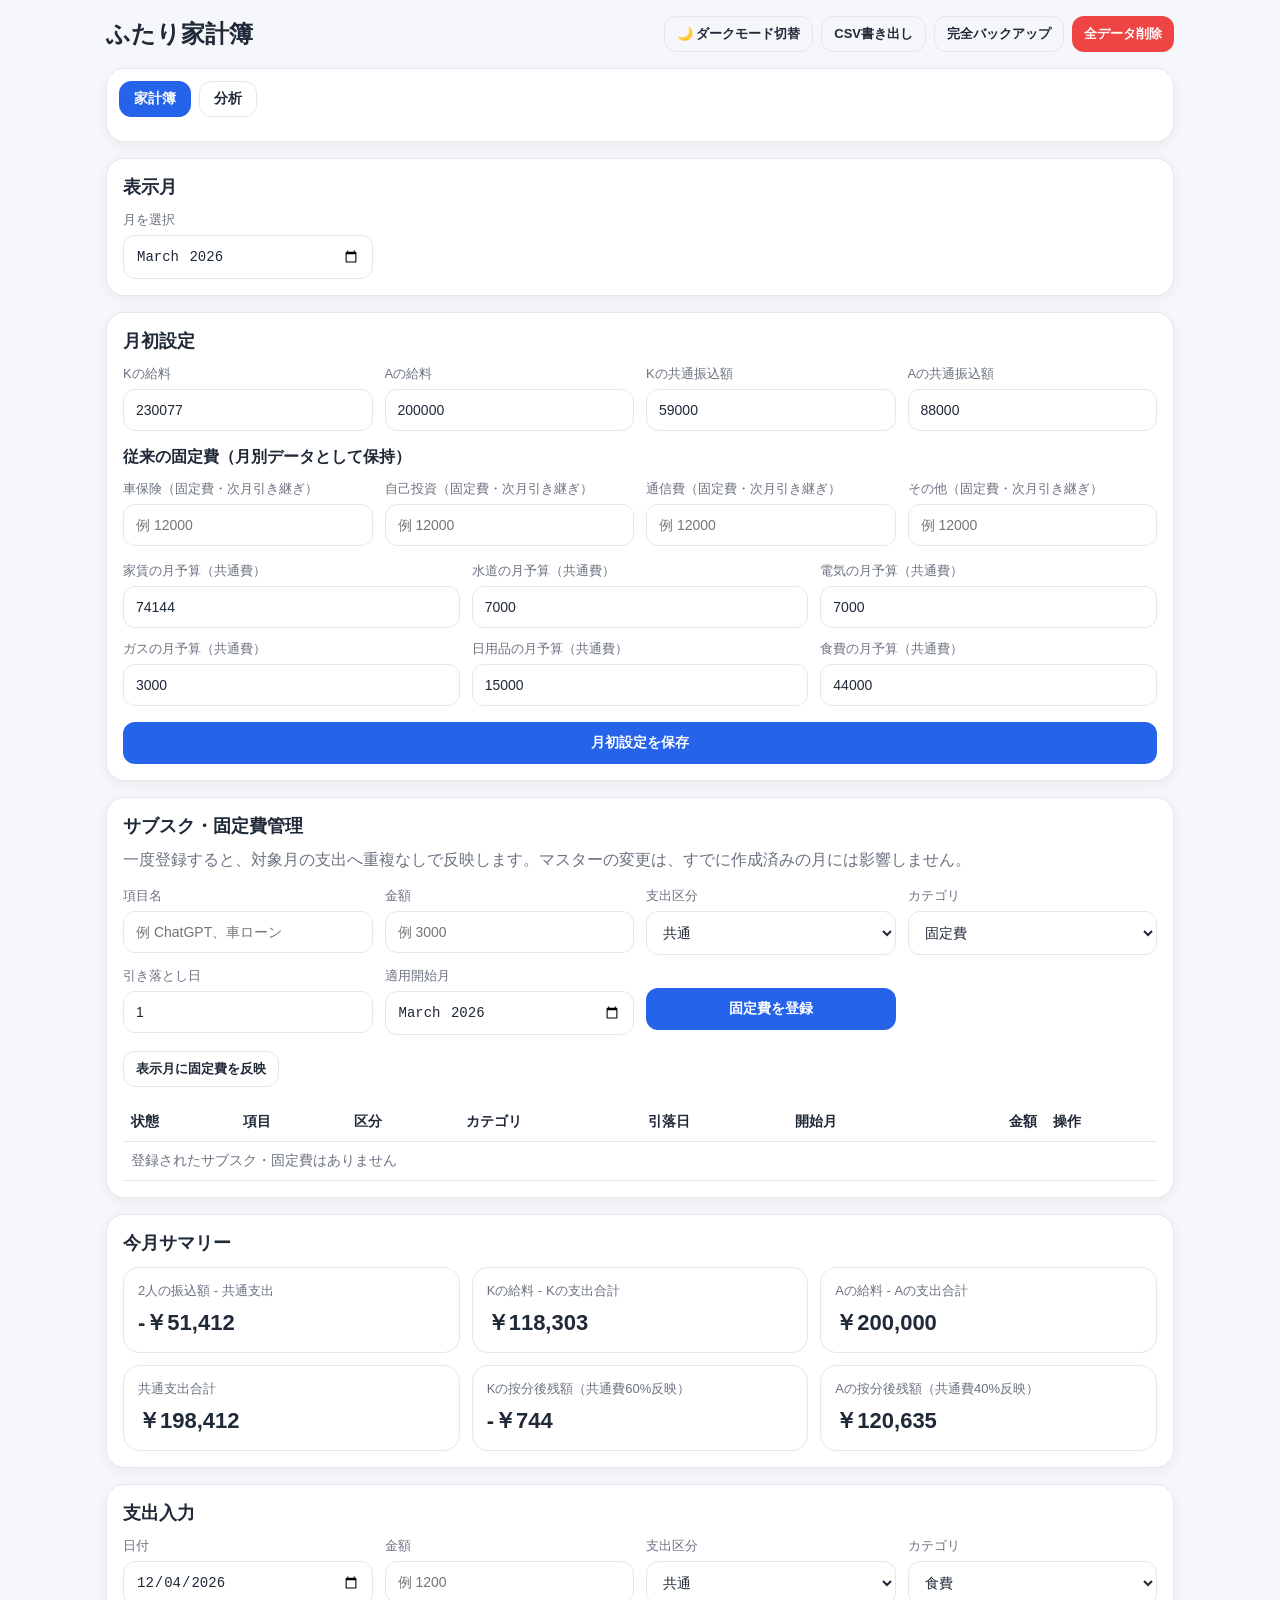
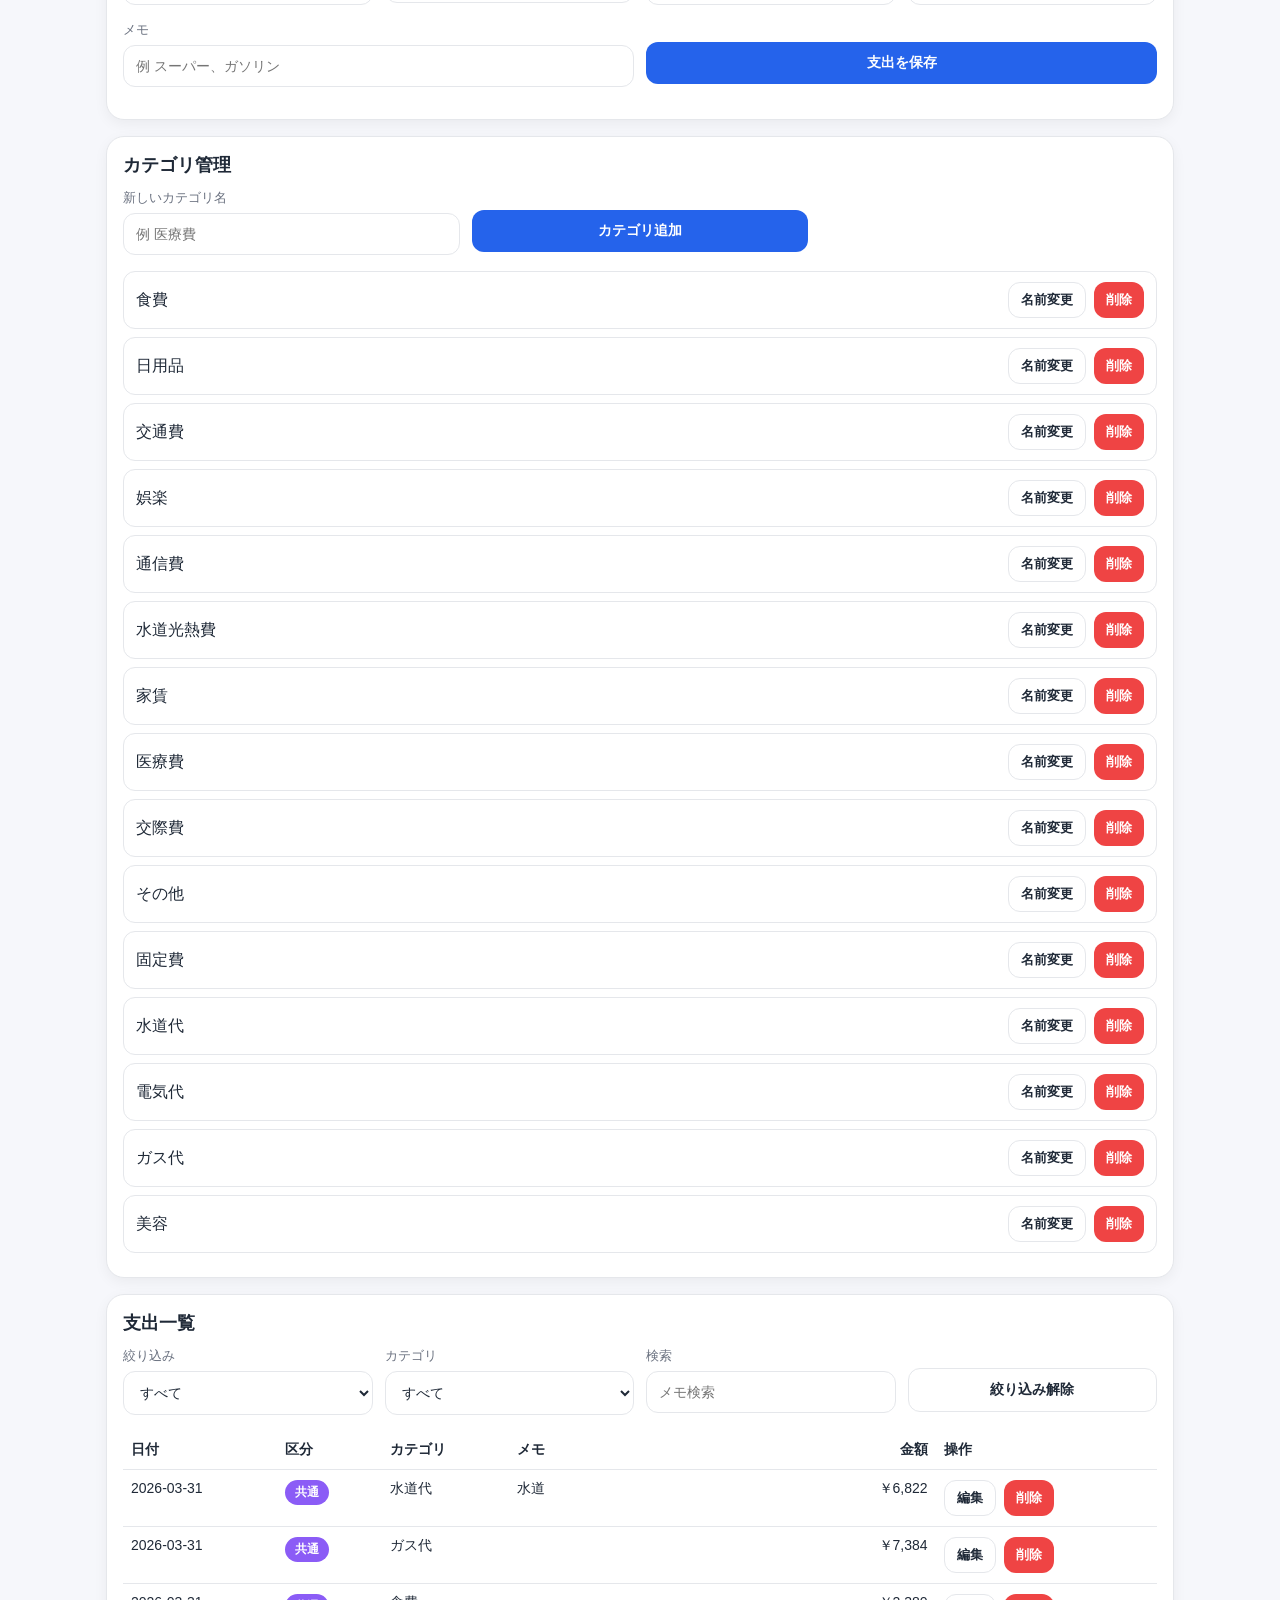
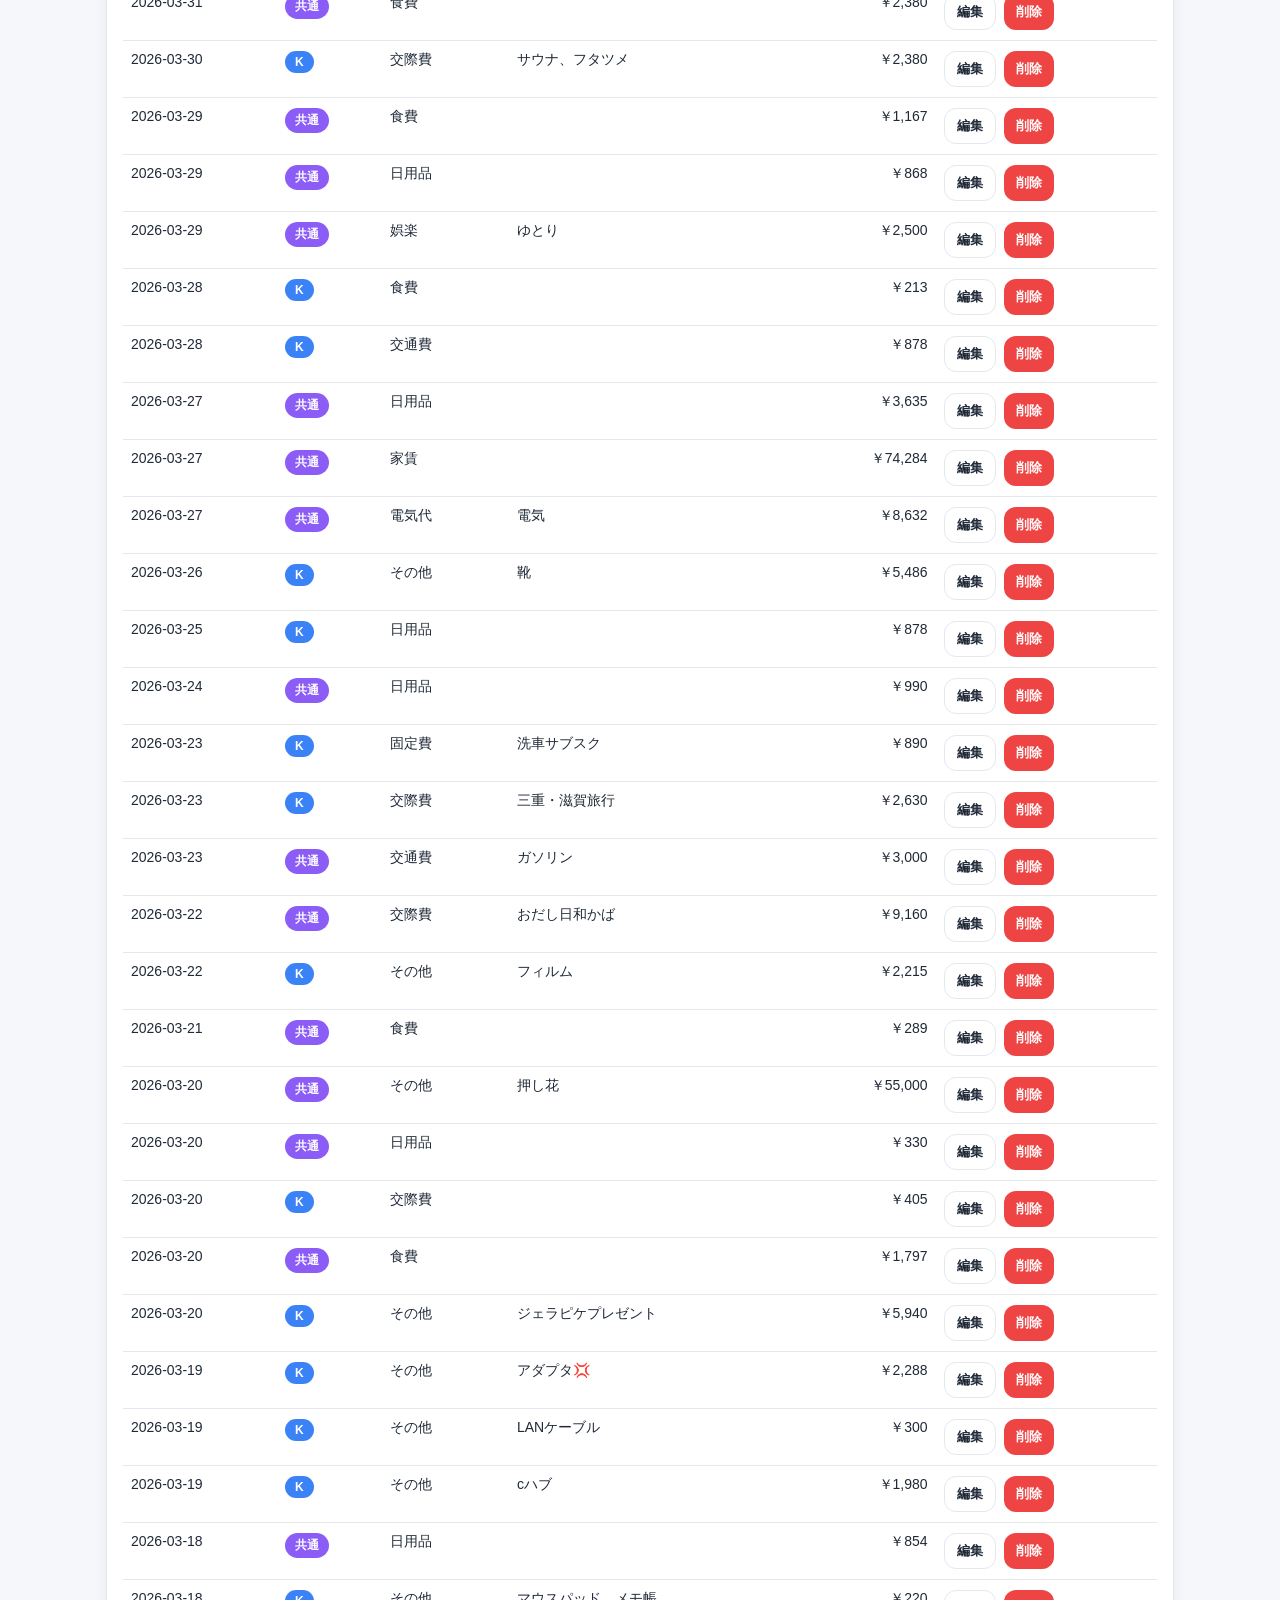
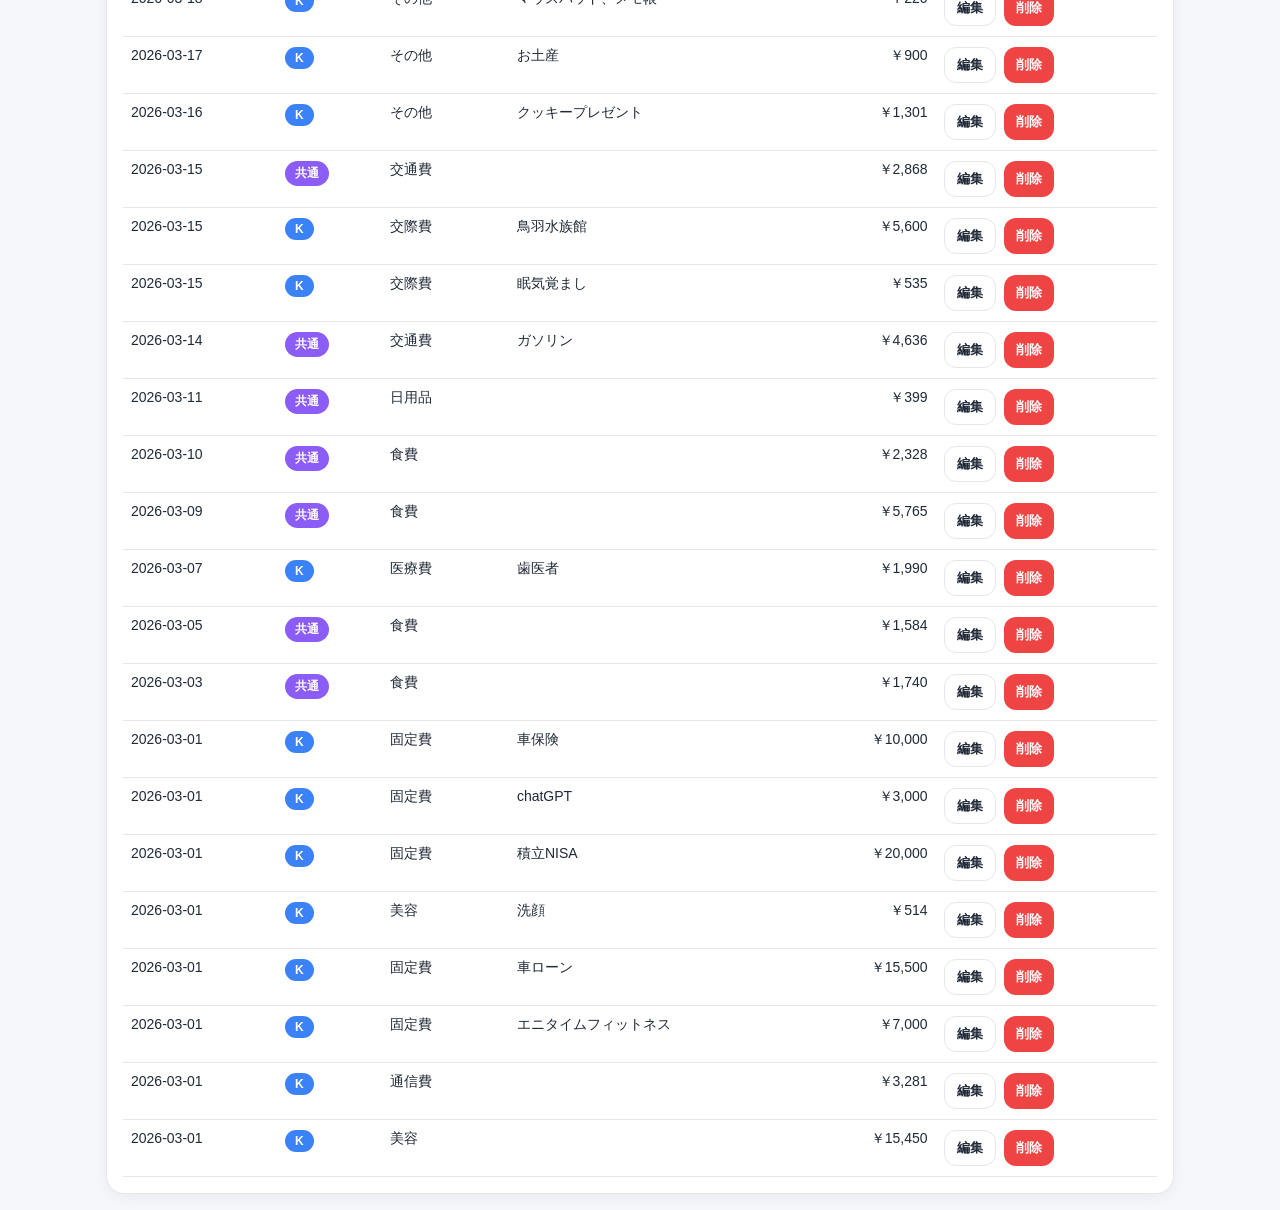
<file: index.html>
<!DOCTYPE html>
<html lang="ja">
<head>
  <meta charset="UTF-8" />
  <meta name="viewport" content="width=device-width, initial-scale=1.0" />
  <meta name="theme-color" content="#2563eb" />
  <title>ふたり家計簿</title>
  <link rel="icon" type="image/svg+xml" href="icons/app-icon.svg" />
  <link rel="apple-touch-icon" sizes="180x180" href="icons/apple-touch-icon.png" />
  <link rel="manifest" href="site.webmanifest" />
  <style>
    :root{
      --bg:#f6f7fb;
      --card:#ffffff;
      --text:#1f2937;
      --sub:#6b7280;
      --line:#e5e7eb;
      --accent:#2563eb;
      --accent2:#10b981;
      --danger:#ef4444;
      --male:#3b82f6;
      --female:#ec4899;
      --common:#8b5cf6;
    }
    body.dark{
      --bg:#0f172a;
      --card:#111827;
      --text:#f3f4f6;
      --sub:#9ca3af;
      --line:#374151;
      --accent:#60a5fa;
      --accent2:#34d399;
      --danger:#f87171;
      --male:#60a5fa;
      --female:#f472b6;
      --common:#a78bfa;
    }
    *{box-sizing:border-box}
    body{
      margin:0;
      font-family:-apple-system,BlinkMacSystemFont,"Segoe UI",Roboto,"Hiragino Sans","Noto Sans JP",sans-serif;
      background:var(--bg);
      color:var(--text);
    }
    .wrap{
      max-width:1100px;
      margin:0 auto;
      padding:16px;
    }
    .topbar{
      display:flex;
      justify-content:space-between;
      align-items:center;
      gap:12px;
      margin-bottom:16px;
      flex-wrap:wrap;
    }
    .title{
      font-size:24px;
      font-weight:700;
    }
    .row{
      display:grid;
      grid-template-columns:repeat(12,1fr);
      gap:16px;
    }
    .card{
      grid-column:span 12;
      background:var(--card);
      border:1px solid var(--line);
      border-radius:18px;
      padding:16px;
      box-shadow:0 4px 14px rgba(0,0,0,.05);
    }
    .card h2{
      margin:0 0 12px;
      font-size:18px;
    }
    .grid-2{
      display:grid;
      grid-template-columns:1fr 1fr;
      gap:12px;
    }
    .grid-3{
      display:grid;
      grid-template-columns:repeat(3,1fr);
      gap:12px;
    }
    .grid-4{
      display:grid;
      grid-template-columns:repeat(4,1fr);
      gap:12px;
    }
    label{
      display:block;
      font-size:13px;
      color:var(--sub);
      margin-bottom:6px;
    }
    input, select, button, textarea{
      width:100%;
      padding:12px;
      border:1px solid var(--line);
      border-radius:12px;
      background:var(--card);
      color:var(--text);
      font-size:14px;
    }
    textarea{min-height:80px; resize:vertical}
    button{
      cursor:pointer;
      font-weight:700;
    }
    .btn-primary{
      background:var(--accent);
      color:white;
      border:none;
    }
    .btn-sub{
      background:transparent;
    }
    .btn-danger{
      background:var(--danger);
      color:white;
      border:none;
    }
    .summary{
      display:grid;
      grid-template-columns:repeat(3,1fr);
      gap:12px;
    }
    .metric{
      border:1px solid var(--line);
      border-radius:16px;
      padding:14px;
    }
    .metric .label{
      color:var(--sub);
      font-size:13px;
      margin-bottom:8px;
    }
    .metric .value{
      font-size:22px;
      font-weight:800;
    }
    .tag{
      display:inline-block;
      padding:4px 10px;
      border-radius:999px;
      font-size:12px;
      font-weight:700;
      color:white;
    }
    .tag-common{background:var(--common)}
    .tag-male{background:var(--male)}
    .tag-female{background:var(--female)}
    .tag-recurring{background:var(--accent2);margin-left:6px}
    .status-active{color:var(--accent2);font-weight:700}
    .status-paused{color:var(--sub);font-weight:700}
    table{
      width:100%;
      border-collapse:collapse;
      font-size:14px;
    }
    th,td{
      padding:10px 8px;
      border-bottom:1px solid var(--line);
      text-align:left;
      vertical-align:top;
    }
    .actions{
      display:flex;
      gap:8px;
      flex-wrap:wrap;
    }
    .small{
      width:auto;
      padding:8px 12px;
      font-size:13px;
    }
    .muted{color:var(--sub)}
    .right{text-align:right}
    .chartbar{
      height:14px;
      background:var(--line);
      border-radius:999px;
      overflow:hidden;
      margin-top:6px;
    }
    .chartfill{
      height:100%;
      border-radius:999px;
    }
    .section-space{margin-top:16px}
    .tabs{display:flex;gap:8px;flex-wrap:wrap;margin-bottom:12px}
    .tab-btn{width:auto;padding:8px 14px}
    .tab-btn.active{background:var(--accent);color:#fff;border-color:var(--accent)}
    .pie-wrap{display:grid;grid-template-columns:repeat(auto-fit,minmax(280px,1fr));gap:16px}
    .pie-card{border:1px solid var(--line);border-radius:16px;padding:16px}
    .pie{
      width:min(240px,70vw);
      height:min(240px,70vw);
      border-radius:50%;
      margin:0 auto 14px;
      background:conic-gradient(var(--accent) 0 50%, var(--line) 50% 100%);
      border:1px solid var(--line);
    }
    .pie-title{font-size:17px;font-weight:700;margin-bottom:10px}
    .pie-summary{font-size:14px;margin-bottom:12px}
    .legend{display:grid;gap:8px}
    .legend-item{display:flex;align-items:center;justify-content:space-between;gap:10px;font-size:14px}
    .legend-label{display:flex;align-items:center;gap:8px;min-width:0}
    .legend-color{width:14px;height:14px;border-radius:4px;flex-shrink:0;border:1px solid rgba(0,0,0,.08)}
    .legend-text{white-space:nowrap;overflow:hidden;text-overflow:ellipsis}
    .section-title{font-weight:700;font-size:16px;margin-bottom:12px}
    .bar-group{display:grid;gap:14px}
    .bar-box{border:1px solid var(--line);border-radius:14px;padding:14px}
    .budget-result{font-weight:700}
    .budget-result.over{color:var(--danger)}
    .budget-result.under{color:var(--male)}
    .calendar{display:grid;grid-template-columns:repeat(7,1fr);gap:6px}
    .cal-cell{border:1px solid var(--line);border-radius:10px;padding:10px;min-height:56px;font-size:13px}
    .cal-head{font-weight:700;text-align:center;background:var(--bg)}
    .cal-mark{display:inline-block;width:8px;height:8px;border-radius:50%;background:var(--accent2);margin-left:4px}
    @media (max-width: 820px){
      .grid-2,.grid-3,.grid-4,.summary{grid-template-columns:1fr}
      .title{font-size:20px}
      table{font-size:13px}
      .hide-mobile{display:none}
      .pie-card{padding:14px}
      .legend-item{font-size:13px}
    }
  </style>
</head>
<body>
  <div class="wrap">
    <div class="topbar">
      <div class="title">ふたり家計簿</div>
      <div class="actions">
        <button class="small btn-sub" id="themeBtn">🌙 ダークモード切替</button>
        <button class="small btn-sub" id="exportBtn">CSV書き出し</button>
        <button class="small btn-sub" id="backupBtn">完全バックアップ</button>
        <button class="small btn-danger" id="resetBtn">全データ削除</button>
      </div>
    </div>

    <div class="row">
      <div class="card" style="padding:12px;" data-page="all">
        <div class="tabs">
          <button class="btn-sub tab-btn active" data-tab="ledger" id="ledgerTab">家計簿</button>
          <button class="btn-sub tab-btn" data-tab="analysis" id="analysisTab">分析</button>
        </div>
      </div>
      <div class="card" data-page="ledger">
        <h2>表示月</h2>
        <div class="grid-4">
          <div>
            <label>月を選択</label>
            <input type="month" id="monthPicker" />
          </div>
        </div>
      </div>

      <div class="card" data-page="ledger">
        <h2>月初設定</h2>
        <div class="grid-4">
          <div>
            <label>Kの給料</label>
            <input type="number" id="maleSalary" placeholder="例 300000" />
          </div>
          <div>
            <label>Aの給料</label>
            <input type="number" id="femaleSalary" placeholder="例 250000" />
          </div>
          <div>
            <label>Kの共通振込額</label>
            <input type="number" id="maleTransfer" placeholder="例 80000" />
          </div>
          <div>
            <label>Aの共通振込額</label>
            <input type="number" id="femaleTransfer" placeholder="例 50000" />
          </div>
        </div>
        <div class="section-space">
          <div class="section-title">従来の固定費（月別データとして保持）</div>
          <div id="fixedCostInputs" class="grid-4"></div>
        </div>
        <div id="commonBudgetInputs" class="grid-3 section-space"></div>
        <div class="section-space">
          <button class="btn-primary" id="saveMonthlyBtn">月初設定を保存</button>
        </div>
      </div>

      <div class="card" data-page="ledger">
        <h2>サブスク・固定費管理</h2>
        <div class="muted">一度登録すると、対象月の支出へ重複なしで反映します。マスターの変更は、すでに作成済みの月には影響しません。</div>
        <div class="grid-4 section-space">
          <div>
            <label>項目名</label>
            <input type="text" id="recurringName" placeholder="例 ChatGPT、車ローン" />
          </div>
          <div>
            <label>金額</label>
            <input type="number" id="recurringAmount" placeholder="例 3000" />
          </div>
          <div>
            <label>支出区分</label>
            <select id="recurringOwner">
              <option value="common">共通</option>
              <option value="male">K</option>
              <option value="female">A</option>
            </select>
          </div>
          <div>
            <label>カテゴリ</label>
            <select id="recurringCategory"></select>
          </div>
          <div>
            <label>引き落とし日</label>
            <input type="number" id="recurringDay" min="1" max="31" value="1" />
          </div>
          <div>
            <label>適用開始月</label>
            <input type="month" id="recurringStartMonth" />
          </div>
          <div>
            <label>&nbsp;</label>
            <button class="btn-primary" id="saveRecurringBtn">固定費を登録</button>
          </div>
          <div>
            <label>&nbsp;</label>
            <button class="btn-sub" id="cancelRecurringBtn" style="display:none">編集をキャンセル</button>
          </div>
        </div>
        <div class="actions section-space">
          <button class="small btn-sub" id="applyRecurringBtn">表示月に固定費を反映</button>
          <span class="muted" id="recurringMessage"></span>
        </div>
        <div class="section-space" style="overflow:auto">
          <table>
            <thead>
              <tr>
                <th>状態</th>
                <th>項目</th>
                <th>区分</th>
                <th>カテゴリ</th>
                <th>引落日</th>
                <th>開始月</th>
                <th class="right">金額</th>
                <th>操作</th>
              </tr>
            </thead>
            <tbody id="recurringTable"></tbody>
          </table>
        </div>
      </div>

      <div class="card" data-page="ledger">
        <h2>今月サマリー</h2>
        <div class="summary" id="summaryArea"></div>
      </div>

      <div class="card" data-page="ledger">
        <h2>支出入力</h2>
        <div class="grid-4">
          <div>
            <label>日付</label>
            <input type="date" id="date" />
          </div>
          <div>
            <label>金額</label>
            <input type="number" id="amount" placeholder="例 1200" />
          </div>
          <div>
            <label>支出区分</label>
            <select id="owner">
              <option value="common">共通</option>
              <option value="male">K</option>
              <option value="female">A</option>
            </select>
          </div>
          <div>
            <label>カテゴリ</label>
            <select id="category"></select>
          </div>
        </div>
        <div class="grid-2 section-space">
          <div>
            <label>メモ</label>
            <input type="text" id="memo" placeholder="例 スーパー、ガソリン" />
          </div>
          <div>
            <label>&nbsp;</label>
            <button class="btn-primary" id="saveTxBtn">支出を保存</button>
          </div>
        </div>
        <div class="muted section-space" id="editState"></div>
      </div>

      <div class="card" data-page="ledger">
        <h2>カテゴリ管理</h2>
        <div class="grid-3">
          <div>
            <label>新しいカテゴリ名</label>
            <input type="text" id="newCategory" placeholder="例 医療費" />
          </div>
          <div>
            <label>&nbsp;</label>
            <button class="btn-primary" id="addCategoryBtn">カテゴリ追加</button>
          </div>
          <div></div>
        </div>
        <div class="section-space" id="categoryList"></div>
      </div>

      <div class="card" data-page="analysis">
        <h2>支出グラフ分析</h2>
        <div id="chartArea"></div>
      </div>

      <div class="card" data-page="analysis">
        <h2>共通費用 目標達成分析</h2>
        <div id="budgetAnalysisArea"></div>
      </div>

      <div class="card" data-page="analysis">
        <h2>収支円グラフ（K・A・共通）</h2>
        <div id="pieArea" class="pie-wrap"></div>
      </div>

      <div class="card" data-page="analysis">
        <h2>支出カレンダー</h2>
        <div id="calendarArea"></div>
      </div>

      <div class="card" data-page="ledger">
        <h2>支出一覧</h2>
        <div class="grid-4">
          <div>
            <label>絞り込み</label>
            <select id="filterOwner">
              <option value="">すべて</option>
              <option value="common">共通</option>
              <option value="male">K</option>
              <option value="female">A</option>
            </select>
          </div>
          <div>
            <label>カテゴリ</label>
            <select id="filterCategory">
              <option value="">すべて</option>
            </select>
          </div>
          <div>
            <label>検索</label>
            <input type="text" id="searchText" placeholder="メモ検索" />
          </div>
          <div>
            <label>&nbsp;</label>
            <button class="btn-sub" id="clearFilterBtn">絞り込み解除</button>
          </div>
        </div>
        <div class="section-space" style="overflow:auto">
          <table>
            <thead>
              <tr>
                <th>日付</th>
                <th>区分</th>
                <th>カテゴリ</th>
                <th>メモ</th>
                <th class="right">金額</th>
                <th>操作</th>
              </tr>
            </thead>
            <tbody id="txTable"></tbody>
          </table>
        </div>
      </div>
    </div>
  </div>

  <script>
    const DEFAULT_CATEGORIES = ["食費","日用品","交通費","娯楽","通信費","水道光熱費","家賃","医療費","交際費","その他"];
    const COMMON_BUDGET_CATEGORIES = ["家賃","水道","電気","ガス","日用品","食費"];
    const FIXED_COST_CATEGORIES = ["車保険","自己投資","通信費","その他"];
    const FIXED_CHART_COLORS = ["#4f46e5","#0f766e","#65a30d","#ea580c","#db2777","#2563eb","#7c3aed","#0891b2","#b45309","#6b7280"];
    const CATEGORY_COLOR_MAP = {
      "食費": "#ea580c",
      "日用品": "#2563eb",
      "交通費": "#0f766e",
      "娯楽": "#db2777",
      "通信費": "#7c3aed",
      "水道光熱費": "#0891b2",
      "家賃": "#65a30d",
      "医療費": "#dc2626",
      "交際費": "#14b8a6",
      "その他": "#6b7280",
      "固定費": "#4f46e5",
      "水道代": "#0284c7",
      "電気代": "#84cc16",
      "ガス代": "#ec4899",
      "美容": "#c026d3"
    };
    const PIE_PALETTES = {
      male: ["#1d4ed8","#2563eb","#3b82f6","#60a5fa","#93c5fd","#bfdbfe"],
      female: ["#7c3aed","#8b5cf6","#a78bfa","#c4b5fd","#ddd6fe","#ede9fe"],
      common: ["#0f766e","#14b8a6","#2dd4bf","#5eead4","#99f6e4","#ccfbf1"]
    };
    const OWNER_META = {
      common: { label: "共通", color: "var(--common)", tagClass: "tag-common", share: 0 },
      male: { label: "K", color: "var(--male)", tagClass: "tag-male", share: 0.6, incomeKey: "maleSalary" },
      female: { label: "A", color: "var(--female)", tagClass: "tag-female", share: 0.4, incomeKey: "femaleSalary" }
    };
    const STORAGE_KEY = "kakeibo_app_v1";
    const RECURRING_DATA_VERSION = 2;
    const RECURRING_BACKUP_KEY = `${STORAGE_KEY}_backup_before_recurring_v2`;
    const RECOVERED_STATE_SNAPSHOTS = [
      {
        currentMonth: "2026-03",
        categories: ["食費","日用品","交通費","娯楽","通信費","水道光熱費","家賃","医療費","交際費","その他","固定費","水道代","電気代","ガス代","美容"],
        monthly: {
          "2026-03": {
            maleSalary: 230077,
            femaleSalary: 200000,
            maleTransfer: 59000,
            femaleTransfer: 88000,
            commonBudgets: {
              家賃: 74144,
              水道: 7000,
              電気: 7000,
              ガス: 3000,
              日用品: 15000,
              食費: 44000
            }
          },
          "2026-04": {
            maleSalary: 0,
            femaleSalary: 0,
            maleTransfer: 0,
            femaleTransfer: 0,
            commonBudgets: {}
          }
        },
        transactions: [
          { id: "34778a1a-61b4-41e8-8be2-ebdff5494bf5", date: "2026-03-27", month: "2026-03", amount: 74284, owner: "common", category: "家賃", memo: "" },
          { id: "501d8cff-7f11-448b-bbd2-b6c0f854aa57", date: "2026-03-27", month: "2026-03", amount: 8632, owner: "common", category: "電気代", memo: "電気" },
          { id: "0813a486-dfa2-4cea-b349-cc7918468b95", date: "2026-03-31", month: "2026-03", amount: 6822, owner: "common", category: "水道代", memo: "水道" },
          { id: "0f207459-e1be-4571-b50c-50fe76b1d4d2", date: "2026-03-01", month: "2026-03", amount: 10000, owner: "male", category: "固定費", memo: "車保険" },
          { id: "5d1ee8cb-b417-4063-831f-423221c96a09", date: "2026-03-01", month: "2026-03", amount: 15500, owner: "male", category: "固定費", memo: "車ローン" },
          { id: "37112709-561c-4b91-907f-22e20cf0d64c", date: "2026-03-23", month: "2026-03", amount: 890, owner: "male", category: "固定費", memo: "洗車サブスク" },
          { id: "87400900-5c18-4571-ab2e-9d874a761088", date: "2026-03-01", month: "2026-03", amount: 7000, owner: "male", category: "固定費", memo: "エニタイムフィットネス" },
          { id: "2e0ec5ff-61c0-4962-9ffb-1990b883ac1f", date: "2026-03-01", month: "2026-03", amount: 3000, owner: "male", category: "固定費", memo: "chatGPT" },
          { id: "55a6cea9-1d13-4f4a-85a6-94a878f07d93", date: "2026-03-01", month: "2026-03", amount: 20000, owner: "male", category: "固定費", memo: "積立NISA" },
          { id: "67adee19-296a-4894-ac93-e8f234bc98d1", date: "2026-03-21", month: "2026-03", amount: 289, owner: "common", category: "食費", memo: "" },
          { id: "617115ea-f1e4-458d-bc96-dde1f80ef140", date: "2026-03-20", month: "2026-03", amount: 405, owner: "male", category: "交際費", memo: "" },
          { id: "d5266fbd-6a0a-4ec6-b168-f602abf0277e", date: "2026-03-17", month: "2026-03", amount: 900, owner: "male", category: "その他", memo: "お土産" },
          { id: "a532055c-f0c9-4862-824d-069ed627c0f8", date: "2026-03-19", month: "2026-03", amount: 300, owner: "male", category: "その他", memo: "LANケーブル" },
          { id: "a3175853-f5f4-43c9-aa0d-8fa3e0e02406", date: "2026-03-01", month: "2026-03", amount: 3281, owner: "male", category: "通信費", memo: "" },
          { id: "88171b6e-8576-4374-86d3-67329b76c091", date: "2026-03-19", month: "2026-03", amount: 2288, owner: "male", category: "その他", memo: "アダプタ💢" },
          { id: "ee45baf3-d5a6-4319-ad59-311ad64f0b9d", date: "2026-03-20", month: "2026-03", amount: 5940, owner: "male", category: "その他", memo: "ジェラピケプレゼント" },
          { id: "3e4d53cc-90f1-4723-b465-c790428ce2e3", date: "2026-03-20", month: "2026-03", amount: 330, owner: "common", category: "日用品", memo: "" },
          { id: "20564778-0691-4883-977c-034e7088207f", date: "2026-03-20", month: "2026-03", amount: 55000, owner: "common", category: "その他", memo: "押し花" },
          { id: "d4be5069-1919-46d3-a0af-9f4d6c55b405", date: "2026-03-11", month: "2026-03", amount: 399, owner: "common", category: "日用品", memo: "" },
          { id: "a63cf998-38d1-49cd-afc1-78169a3e89d1", date: "2026-03-10", month: "2026-03", amount: 2328, owner: "common", category: "食費", memo: "" },
          { id: "c319ff15-e0ba-40e4-ad1f-32d952f29280", date: "2026-03-20", month: "2026-03", amount: 1797, owner: "common", category: "食費", memo: "" },
          { id: "7f545884-28e7-4a65-ad58-94b395c7bbf0", date: "2026-03-18", month: "2026-03", amount: 220, owner: "male", category: "その他", memo: "マウスパッド、メモ帳" },
          { id: "48967a6f-4c48-4bfc-9eec-569a3254702e", date: "2026-03-18", month: "2026-03", amount: 854, owner: "common", category: "日用品", memo: "" },
          { id: "40d9d187-728c-442c-b8fe-e7d294c38cd4", date: "2026-03-09", month: "2026-03", amount: 5765, owner: "common", category: "食費", memo: "" },
          { id: "1a01ee2f-463b-4d43-a36f-e66c5074fc13", date: "2026-03-22", month: "2026-03", amount: 9160, owner: "common", category: "交際費", memo: "おだし日和かば" },
          { id: "147059e1-225b-4dc9-85e9-50dda19129d3", date: "2026-03-16", month: "2026-03", amount: 1301, owner: "male", category: "その他", memo: "クッキープレゼント" },
          { id: "6a53de93-767f-4885-a001-a9143b0b512c", date: "2026-03-23", month: "2026-03", amount: 3000, owner: "common", category: "交通費", memo: "ガソリン" },
          { id: "564ec1aa-175e-4499-8339-eef0be02180e", date: "2026-03-23", month: "2026-03", amount: 2630, owner: "male", category: "交際費", memo: "三重・滋賀旅行" },
          { id: "39bbe4d9-2698-41b7-86b2-279d86a4365a", date: "2026-03-15", month: "2026-03", amount: 5600, owner: "male", category: "交際費", memo: "鳥羽水族館" },
          { id: "3ce64d60-89bc-45d4-bfb7-2953599388fb", date: "2026-03-15", month: "2026-03", amount: 535, owner: "male", category: "交際費", memo: "眠気覚まし" },
          { id: "95b509ad-a97f-41cb-82a9-08361ee982e8", date: "2026-03-14", month: "2026-03", amount: 4636, owner: "common", category: "交通費", memo: "ガソリン" },
          { id: "16509369-a998-492e-9cca-2eca431f5dec", date: "2026-03-15", month: "2026-03", amount: 2868, owner: "common", category: "交通費", memo: "" },
          { id: "d24523a4-cd82-49c7-9772-1d7f83bb533b", date: "2026-03-01", month: "2026-03", amount: 15450, owner: "male", category: "美容", memo: "" },
          { id: "5bf15d53-2782-4e5b-b947-d2f8df17fa5f", date: "2026-03-01", month: "2026-03", amount: 514, owner: "male", category: "美容", memo: "洗顔" },
          { id: "d7dc04df-e7b2-4bb6-83a6-72238f745101", date: "2026-03-03", month: "2026-03", amount: 1740, owner: "common", category: "食費", memo: "" },
          { id: "c97cefa4-e212-4b97-b38c-ca4ee864989e", date: "2026-03-05", month: "2026-03", amount: 1584, owner: "common", category: "食費", memo: "" },
          { id: "4d2df9fb-8205-4696-aa99-294a312c8fc3", date: "2026-03-07", month: "2026-03", amount: 1990, owner: "male", category: "医療費", memo: "歯医者" },
          { id: "4ebf095f-3c74-4670-8bab-f58535e593ab", date: "2026-03-24", month: "2026-03", amount: 990, owner: "common", category: "日用品", memo: "" },
          { id: "10f943a5-dd3a-46e4-8c28-5989b1ab3297", date: "2026-03-27", month: "2026-03", amount: 3635, owner: "common", category: "日用品", memo: "" },
          { id: "9cf982ff-cb5a-4564-af4a-3fe931e34ccc", date: "2026-03-28", month: "2026-03", amount: 213, owner: "male", category: "食費", memo: "" },
          { id: "c79df919-1c05-41ab-8530-3f3e8b8299a0", date: "2026-03-28", month: "2026-03", amount: 878, owner: "male", category: "交通費", memo: "" },
          { id: "08769888-635a-4860-ab92-8694b734f966", date: "2026-03-25", month: "2026-03", amount: 878, owner: "male", category: "日用品", memo: "" },
          { id: "b584f18d-04b1-4c02-86cb-10ef56c22e17", date: "2026-03-19", month: "2026-03", amount: 1980, owner: "male", category: "その他", memo: "cハブ" },
          { id: "ec5e6fb2-6b31-4bf9-8335-55645189987c", date: "2026-03-22", month: "2026-03", amount: 2215, owner: "male", category: "その他", memo: "フィルム" },
          { id: "46713bb4-8b49-4e64-b8a1-0b15d9bb1065", date: "2026-03-26", month: "2026-03", amount: 5486, owner: "male", category: "その他", memo: "靴" },
          { id: "127dda51-ac58-4b23-8159-15b847c02b04", date: "2026-03-29", month: "2026-03", amount: 1167, owner: "common", category: "食費", memo: "" },
          { id: "a5981709-638b-47b6-9ec2-e163a829bedb", date: "2026-03-29", month: "2026-03", amount: 2500, owner: "common", category: "娯楽", memo: "ゆとり" },
          { id: "a472fed3-3591-4623-88a4-f77518c67169", date: "2026-03-29", month: "2026-03", amount: 868, owner: "common", category: "日用品", memo: "" },
          { id: "c7059ba1-ac95-48c4-950b-afae17b3d4eb", date: "2026-03-30", month: "2026-03", amount: 2380, owner: "male", category: "交際費", memo: "サウナ、フタツメ" },
          { id: "ef04f7f1-6ae1-4822-a90e-0ccfd1050f14", date: "2026-03-31", month: "2026-03", amount: 2380, owner: "common", category: "食費", memo: "" },
          { id: "7e650726-19a5-41ec-a978-322c1d04271b", date: "2026-03-31", month: "2026-03", amount: 7384, owner: "common", category: "ガス代", memo: "" }
        ]
      }
    ];

    const state = loadState();
    let editingId = null;
    let editingRecurringId = null;

    const els = {
      monthPicker: document.getElementById("monthPicker"),
      maleSalary: document.getElementById("maleSalary"),
      femaleSalary: document.getElementById("femaleSalary"),
      maleTransfer: document.getElementById("maleTransfer"),
      femaleTransfer: document.getElementById("femaleTransfer"),
      saveMonthlyBtn: document.getElementById("saveMonthlyBtn"),
      fixedCostInputs: document.getElementById("fixedCostInputs"),
      commonBudgetInputs: document.getElementById("commonBudgetInputs"),
      date: document.getElementById("date"),
      amount: document.getElementById("amount"),
      owner: document.getElementById("owner"),
      category: document.getElementById("category"),
      memo: document.getElementById("memo"),
      saveTxBtn: document.getElementById("saveTxBtn"),
      recurringName: document.getElementById("recurringName"),
      recurringAmount: document.getElementById("recurringAmount"),
      recurringOwner: document.getElementById("recurringOwner"),
      recurringCategory: document.getElementById("recurringCategory"),
      recurringDay: document.getElementById("recurringDay"),
      recurringStartMonth: document.getElementById("recurringStartMonth"),
      saveRecurringBtn: document.getElementById("saveRecurringBtn"),
      cancelRecurringBtn: document.getElementById("cancelRecurringBtn"),
      applyRecurringBtn: document.getElementById("applyRecurringBtn"),
      recurringMessage: document.getElementById("recurringMessage"),
      recurringTable: document.getElementById("recurringTable"),
      txTable: document.getElementById("txTable"),
      summaryArea: document.getElementById("summaryArea"),
      filterOwner: document.getElementById("filterOwner"),
      filterCategory: document.getElementById("filterCategory"),
      searchText: document.getElementById("searchText"),
      clearFilterBtn: document.getElementById("clearFilterBtn"),
      addCategoryBtn: document.getElementById("addCategoryBtn"),
      newCategory: document.getElementById("newCategory"),
      categoryList: document.getElementById("categoryList"),
      chartArea: document.getElementById("chartArea"),
      budgetAnalysisArea: document.getElementById("budgetAnalysisArea"),
      pieArea: document.getElementById("pieArea"),
      calendarArea: document.getElementById("calendarArea"),
      exportBtn: document.getElementById("exportBtn"),
      backupBtn: document.getElementById("backupBtn"),
      resetBtn: document.getElementById("resetBtn"),
      themeBtn: document.getElementById("themeBtn"),
      editState: document.getElementById("editState"),
      pageCards: [...document.querySelectorAll("[data-page]")],
      tabButtons: [...document.querySelectorAll(".tab-btn")]
    };

    init();

    function init(){
      const month = state.currentMonth || getCurrentMonthKey();
      state.currentMonth = month;
      els.monthPicker.value = month;
      els.date.value = getTodayDateKey();

      applyTheme();
      renderCategoryOptions();
      renderFilterCategoryOptions();
      renderRecurringCategoryOptions();
      renderFixedCostInputs();
      renderBudgetInputs();
      loadMonthlyInputs();
      resetRecurringForm();
      applyRecurringForCurrentCalendarMonth();
      renderAll();
      setPage(state.currentPage || "ledger");

      els.monthPicker.addEventListener("change", () => {
        state.currentMonth = els.monthPicker.value;
        saveState();
        loadMonthlyInputs();
        if(state.currentMonth === getCurrentMonthKey()){
          applyRecurringForCurrentCalendarMonth();
        }
        renderAll();
      });

      els.saveMonthlyBtn.addEventListener("click", saveMonthlyData);
      els.saveTxBtn.addEventListener("click", saveTransaction);
      els.filterOwner.addEventListener("change", renderTransactions);
      els.filterCategory.addEventListener("change", renderTransactions);
      els.searchText.addEventListener("input", renderTransactions);
      els.clearFilterBtn.addEventListener("click", () => {
        els.filterOwner.value = "";
        els.filterCategory.value = "";
        els.searchText.value = "";
        renderTransactions();
      });
      els.addCategoryBtn.addEventListener("click", addCategory);
      els.saveRecurringBtn.addEventListener("click", saveRecurringItem);
      els.cancelRecurringBtn.addEventListener("click", resetRecurringForm);
      els.applyRecurringBtn.addEventListener("click", () => {
        const added = ensureRecurringTransactions(state.currentMonth, true);
        setRecurringMessage(added ? `${added}件を表示月へ反映しました` : "追加対象はありません");
        renderAll();
      });
      els.exportBtn.addEventListener("click", exportCSV);
      els.backupBtn.addEventListener("click", exportJSONBackup);
      els.resetBtn.addEventListener("click", resetAll);
      els.themeBtn.addEventListener("click", toggleTheme);
      els.tabButtons.forEach(btn => {
        btn.addEventListener("click", () => setPage(btn.dataset.tab));
      });
    }

    function loadState(){
      const fallback = {
        currentMonth: "",
        categories: [...DEFAULT_CATEGORIES],
        monthly: {},
        transactions: [],
        recurringItems: [],
        recurringSkips: {},
        dataVersion: RECURRING_DATA_VERSION,
        theme: "light",
        currentPage: "ledger"
      };
      const candidates = [];
      const raw = localStorage.getItem(STORAGE_KEY);
      if(raw){
        let parsed = null;
        try{
          parsed = JSON.parse(raw);
        }catch(e){}
        if(parsed){
          if(Number(parsed.dataVersion || 0) < RECURRING_DATA_VERSION){
            try{
              if(!localStorage.getItem(RECURRING_BACKUP_KEY)){
                localStorage.setItem(RECURRING_BACKUP_KEY, raw);
              }
            }catch(e){}
          }
          candidates.push(parsed);
        }
      }
      candidates.push(...collectLegacyStateCandidates());
      const normalized = candidates.length
        ? normalizeState(mergeStateCandidates([fallback, ...candidates]))
        : normalizeState(fallback);
      const recovered = applyRecoveredSnapshots(normalized);
      localStorage.setItem(STORAGE_KEY, JSON.stringify(recovered));
      return recovered;
    }

    function collectLegacyStateCandidates(){
      const candidates = [];
      for(let i = 0; i < localStorage.length; i++){
        const key = localStorage.key(i);
        if(!key || key === STORAGE_KEY) continue;
        if(key.startsWith(`${STORAGE_KEY}_backup_`)) continue;
        const lowerKey = key.toLowerCase();
        const raw = localStorage.getItem(key);
        if(!raw || !/^\s*[\[{]/.test(raw)) continue;
        try{
          const parsed = JSON.parse(raw);
          if(looksLikeKakeiboState(parsed, lowerKey)){
            candidates.push(parsed);
          }
        }catch(e){}
      }
      return candidates;
    }

    function looksLikeKakeiboState(value, key = ""){
      if(!value || typeof value !== "object") return false;
      if(Array.isArray(value.transactions) || value.monthly || Array.isArray(value.categories)) return true;
      if(key.includes("kakeibo")) return true;
      return Object.keys(value).some(entryKey => {
        return Boolean(normalizeMonthKey(entryKey))
          || ["maleSalary","femaleSalary","maleTransfer","femaleTransfer","commonBudgets","fixedCosts"].includes(entryKey);
      });
    }

    function mergeStateCandidates(candidates){
      return candidates.reduce((merged, candidate) => mergeSingleState(merged, candidate), {
        currentMonth: "",
        categories: [],
        monthly: {},
        transactions: [],
        recurringItems: [],
        recurringSkips: {},
        dataVersion: RECURRING_DATA_VERSION,
        theme: "light",
        currentPage: "ledger"
      });
    }

    function mergeSingleState(base, candidate){
      const merged = base && typeof base === "object" ? {...base} : {};
      const source = candidate && typeof candidate === "object" ? candidate : {};
      const legacyMonthly = extractLegacyMonthlyEntries(source);

      merged.categories = [
        ...(Array.isArray(merged.categories) ? merged.categories : []),
        ...(Array.isArray(source.categories) ? source.categories : [])
      ];
      merged.transactions = [
        ...(Array.isArray(merged.transactions) ? merged.transactions : []),
        ...(Array.isArray(source.transactions) ? source.transactions : [])
      ];
      merged.recurringItems = [
        ...(Array.isArray(merged.recurringItems) ? merged.recurringItems : []),
        ...(Array.isArray(source.recurringItems) ? source.recurringItems : [])
      ];
      merged.recurringSkips = mergeRecurringSkipMaps(merged.recurringSkips, source.recurringSkips);
      merged.monthly = {
        ...(merged.monthly && typeof merged.monthly === "object" ? merged.monthly : {}),
        ...(source.monthly && typeof source.monthly === "object" ? source.monthly : {}),
        ...legacyMonthly
      };
      if(!merged.currentMonth && source.currentMonth) merged.currentMonth = source.currentMonth;
      if(merged.theme !== "dark" && source.theme === "dark") merged.theme = "dark";
      if(merged.currentPage !== "analysis" && source.currentPage === "analysis") merged.currentPage = "analysis";
      merged.dataVersion = Math.max(Number(merged.dataVersion || 0), Number(source.dataVersion || 0), RECURRING_DATA_VERSION);
      return merged;
    }

    function extractLegacyMonthlyEntries(source){
      const monthly = {};
      if(!source || typeof source !== "object") return monthly;
      Object.keys(source).forEach(key => {
        const monthKey = normalizeMonthKey(key);
        if(!monthKey) return;
        monthly[monthKey] = mergeMonthData(monthly[monthKey], source[key]);
      });
      return monthly;
    }

    function normalizeState(rawState){
      const normalized = rawState && typeof rawState === "object" ? rawState : {};
      normalized.categories = Array.isArray(normalized.categories) && normalized.categories.length
        ? [...new Set(normalized.categories.map(cat => String(cat || "").trim()).filter(Boolean))]
        : [...DEFAULT_CATEGORIES];
      normalized.transactions = Array.isArray(normalized.transactions)
        ? dedupeTransactions(normalized.transactions.map(normalizeTransaction).filter(Boolean))
        : [];
      normalized.recurringItems = normalizeRecurringItems(normalized.recurringItems);
      normalized.recurringSkips = normalizeRecurringSkips(normalized.recurringSkips);
      normalized.monthly = normalizeMonthlyMap(normalized.monthly, normalized.transactions);
      normalized.dataVersion = RECURRING_DATA_VERSION;
      normalized.theme = normalized.theme === "dark" ? "dark" : "light";
      normalized.currentPage = normalized.currentPage === "analysis" ? "analysis" : "ledger";
      normalized.currentMonth = normalizeMonthKey(normalized.currentMonth);
      return normalized;
    }

    function normalizeRecurringItems(items){
      const map = new Map();
      (Array.isArray(items) ? items : []).forEach((item, index) => {
        if(!item || typeof item !== "object") return;
        const name = String(item.name || "").trim();
        const amount = Number(item.amount || 0);
        if(!name || amount <= 0) return;
        const id = String(item.id || `legacy-recurring-${index}-${name}`);
        map.set(id, {
          ...item,
          id,
          name,
          amount,
          owner: normalizeOwner(item.owner),
          category: String(item.category || "固定費").trim() || "固定費",
          chargeDay: Math.min(31, Math.max(1, Math.trunc(Number(item.chargeDay || 1)))),
          startMonth: normalizeMonthKey(item.startMonth) || getCurrentMonthKey(),
          active: item.active !== false,
          createdAt: String(item.createdAt || "")
        });
      });
      return [...map.values()];
    }

    function mergeRecurringSkipMaps(left, right){
      const merged = {};
      [left, right].forEach(source => {
        if(!source || typeof source !== "object") return;
        Object.entries(source).forEach(([month, ids]) => {
          const normalizedMonth = normalizeMonthKey(month);
          if(!normalizedMonth || !Array.isArray(ids)) return;
          merged[normalizedMonth] = [...new Set([...(merged[normalizedMonth] || []), ...ids.map(String)])];
        });
      });
      return merged;
    }

    function normalizeRecurringSkips(source){
      return mergeRecurringSkipMaps({}, source);
    }

    function dedupeTransactions(transactions){
      const map = new Map();
      (transactions || []).forEach(tx => {
        if(!tx || !tx.id) return;
        map.set(tx.id, tx);
      });
      return [...map.values()].sort((a, b) => {
        const dateDiff = String(a.date || "").localeCompare(String(b.date || ""));
        if(dateDiff !== 0) return dateDiff;
        return String(a.id).localeCompare(String(b.id));
      });
    }

    function applyRecoveredSnapshots(currentState){
      const base = normalizeState(currentState);
      return RECOVERED_STATE_SNAPSHOTS.reduce((merged, snapshot) => {
        const recovered = normalizeState(snapshot);
        merged.categories = [...new Set([...(merged.categories || []), ...(recovered.categories || [])])];
        merged.transactions = dedupeTransactions([...(merged.transactions || []), ...(recovered.transactions || [])]);

        Object.entries(recovered.monthly || {}).forEach(([month, recoveredMonth]) => {
          const target = getOrCreateRecoveredMonthData(merged, month);
          fillRecoveredNumber(target, "maleSalary", recoveredMonth.maleSalary);
          fillRecoveredNumber(target, "femaleSalary", recoveredMonth.femaleSalary);
          fillRecoveredNumber(target, "maleTransfer", recoveredMonth.maleTransfer);
          fillRecoveredNumber(target, "femaleTransfer", recoveredMonth.femaleTransfer);
          COMMON_BUDGET_CATEGORIES.forEach(cat => fillRecoveredMapValue(target.commonBudgets, cat, recoveredMonth.commonBudgets?.[cat]));
          Object.keys(recoveredMonth.fixedCosts || {}).forEach(cat => fillRecoveredMapValue(target.fixedCosts, cat, recoveredMonth.fixedCosts?.[cat]));
          target.isAutoCreated = isEmptyAutoCreatedMonth(month, target, merged.transactions);
          merged.monthly[month] = normalizeMonthData(month, target, merged.transactions);
        });

        if(!merged.currentMonth && recovered.currentMonth){
          merged.currentMonth = recovered.currentMonth;
        }
        return normalizeState(merged);
      }, base);
    }

    function getOrCreateRecoveredMonthData(targetState, month){
      const existing = targetState.monthly?.[month];
      if(existing && typeof existing === "object"){
        return existing;
      }
      const fresh = normalizeMonthData(month, {
        maleSalary: 0,
        femaleSalary: 0,
        maleTransfer: 0,
        femaleTransfer: 0,
        commonBudgets: {},
        fixedCosts: {},
        isAutoCreated: true
      }, targetState.transactions || []);
      targetState.monthly = targetState.monthly || {};
      targetState.monthly[month] = fresh;
      return fresh;
    }

    function fillRecoveredNumber(target, key, recoveredValue){
      if(Number(target?.[key] || 0) > 0) return;
      if(Number(recoveredValue || 0) <= 0) return;
      target[key] = Number(recoveredValue || 0);
    }

    function fillRecoveredMapValue(targetMap, key, recoveredValue){
      if(!targetMap || !key) return;
      if(Number(targetMap[key] || 0) > 0) return;
      if(Number(recoveredValue || 0) <= 0) return;
      targetMap[key] = Number(recoveredValue || 0);
    }

    function normalizeMonthlyMap(monthlyMap, transactions){
      const source = monthlyMap && typeof monthlyMap === "object" ? monthlyMap : {};
      const normalized = {};
      const months = new Set();
      Object.keys(source).forEach(month => {
        const normalizedMonth = normalizeMonthKey(month);
        if(normalizedMonth){
          months.add(normalizedMonth);
          normalized[normalizedMonth] = mergeMonthData(normalized[normalizedMonth], source[month]);
        }
      });
      (transactions || []).forEach(tx => {
        if(tx?.month) months.add(tx.month);
      });
      months.forEach(month => {
        normalized[month] = normalizeMonthData(month, normalized[month], transactions);
      });
      return normalized;
    }

    function mergeMonthData(base, extra){
      const left = base && typeof base === "object" ? base : {};
      const right = extra && typeof extra === "object" ? extra : {};
      return {
        ...left,
        ...right,
        fixedCosts: {
          ...(left.fixedCosts && typeof left.fixedCosts === "object" ? left.fixedCosts : {}),
          ...(right.fixedCosts && typeof right.fixedCosts === "object" ? right.fixedCosts : {})
        },
        commonBudgets: {
          ...(left.commonBudgets && typeof left.commonBudgets === "object" ? left.commonBudgets : {}),
          ...(right.commonBudgets && typeof right.commonBudgets === "object" ? right.commonBudgets : {})
        }
      };
    }

    function normalizeMonthKey(value){
      const text = String(value || "").trim();
      const match = text.match(/^(\d{4})[-/年](\d{1,2})(?:[-/月](\d{1,2})日?)?月?$/);
      if(!match) return "";
      const year = Number(match[1]);
      const month = Number(match[2]);
      if(!year || month < 1 || month > 12) return "";
      return `${year}-${String(month).padStart(2, "0")}`;
    }

    function normalizeMonthData(month, rawMonthData, transactions){
      const monthData = rawMonthData && typeof rawMonthData === "object" ? rawMonthData : {};
      monthData.maleSalary = Number(monthData.maleSalary || 0);
      monthData.femaleSalary = Number(monthData.femaleSalary || 0);
      monthData.maleTransfer = Number(monthData.maleTransfer || 0);
      monthData.femaleTransfer = Number(monthData.femaleTransfer || 0);
      monthData.fixedCosts = normalizeNumberMap(monthData.fixedCosts, FIXED_COST_CATEGORIES);
      monthData.commonBudgets = normalizeNumberMap(monthData.commonBudgets, COMMON_BUDGET_CATEGORIES);
      if(monthData.isAutoCreated == null){
        monthData.isAutoCreated = isEmptyAutoCreatedMonth(month, monthData, transactions);
      }else{
        monthData.isAutoCreated = Boolean(monthData.isAutoCreated);
      }
      return monthData;
    }

    function normalizeNumberMap(source, keys){
      const normalized = source && typeof source === "object" ? {...source} : {};
      keys.forEach(key => {
        normalized[key] = Number(normalized[key] || 0);
      });
      return normalized;
    }

    function normalizeTransaction(tx, index){
      if(!tx || typeof tx !== "object") return null;
      const date = typeof tx.date === "string" && tx.date ? tx.date : "";
      const month = normalizeMonthKey(tx.month) || normalizeMonthKey(date.slice(0,7));
      const owner = normalizeOwner(tx.owner);
      const category = typeof tx.category === "string" && tx.category.trim()
        ? tx.category.trim()
        : "未分類";
      return {
        ...tx,
        id: tx.id || `legacy-${month || "month"}-${date || "date"}-${index || 0}`,
        date,
        month,
        amount: Number(tx.amount || 0),
        owner,
        category,
        memo: typeof tx.memo === "string" ? tx.memo : "",
        recurringId: tx.recurringId ? String(tx.recurringId) : "",
        isRecurring: Boolean(tx.isRecurring || tx.recurringId)
      };
    }

    function isEmptyAutoCreatedMonth(month, monthData, transactions){
      const hasTransactions = transactions.some(t => t.month === month);
      const hasMonthlyValues = Number(monthData.maleSalary || 0) > 0
        || Number(monthData.femaleSalary || 0) > 0
        || Number(monthData.maleTransfer || 0) > 0
        || Number(monthData.femaleTransfer || 0) > 0;
      const hasFixedCosts = FIXED_COST_CATEGORIES.some(cat => Number(monthData.fixedCosts?.[cat] || 0) > 0);
      const hasCommonBudgets = Object.values(monthData.commonBudgets || {}).some(v => Number(v || 0) > 0);
      return !hasTransactions && !hasMonthlyValues && !hasFixedCosts && !hasCommonBudgets;
    }

    function saveState(){
      localStorage.setItem(STORAGE_KEY, JSON.stringify(state));
    }

    function getMonthData(month){
      if(!state.monthly[month]){
        state.monthly[month] = normalizeMonthData(month, {
          maleSalary: 0,
          femaleSalary: 0,
          maleTransfer: 0,
          femaleTransfer: 0,
          commonBudgets: {},
          fixedCosts: getInheritedFixedCosts(month),
          isAutoCreated: true
        }, state.transactions);
      }
      if(state.monthly[month].isAutoCreated){
        state.monthly[month].fixedCosts = getInheritedFixedCosts(month);
      }
      state.monthly[month] = normalizeMonthData(month, state.monthly[month], state.transactions);
      return state.monthly[month];
    }

    function getInheritedFixedCosts(month){
      let previousMonth = getPreviousMonthKey(month);
      const visited = new Set();
      while(previousMonth && !visited.has(previousMonth)){
        visited.add(previousMonth);
        const previous = state.monthly[previousMonth];
        if(previous && !previous.isAutoCreated){
          return normalizeNumberMap(previous.fixedCosts, FIXED_COST_CATEGORIES);
        }
        previousMonth = getPreviousMonthKey(previousMonth);
      }
      return normalizeNumberMap({}, FIXED_COST_CATEGORIES);
    }

    function renderBudgetInputs(){
      els.commonBudgetInputs.innerHTML = COMMON_BUDGET_CATEGORIES.map(cat => `
        <div>
          <label>${escapeHtml(cat)}の月予算（共通費）</label>
          <input type="number" data-budget-cat="${escapeHtml(cat)}" placeholder="例 20000" />
        </div>
      `).join("");
    }

    function renderFixedCostInputs(){
      els.fixedCostInputs.innerHTML = FIXED_COST_CATEGORIES.map(cat => `
        <div>
          <label>${escapeHtml(cat)}（固定費・次月引き継ぎ）</label>
          <input type="number" data-fixed-cost-cat="${escapeHtml(cat)}" placeholder="例 12000" />
        </div>
      `).join("");
    }

    function loadMonthlyInputs(){
      const m = getMonthData(state.currentMonth);
      els.maleSalary.value = m.maleSalary || "";
      els.femaleSalary.value = m.femaleSalary || "";
      els.maleTransfer.value = m.maleTransfer || "";
      els.femaleTransfer.value = m.femaleTransfer || "";
      COMMON_BUDGET_CATEGORIES.forEach(cat => {
        const input = document.querySelector(`[data-budget-cat="${cat}"]`);
        if(input) input.value = m.commonBudgets?.[cat] || "";
      });
      FIXED_COST_CATEGORIES.forEach(cat => {
        const input = document.querySelector(`[data-fixed-cost-cat="${cat}"]`);
        if(input) input.value = m.fixedCosts?.[cat] || "";
      });
    }

    function saveMonthlyData(){
      const m = getMonthData(state.currentMonth);
      m.maleSalary = Number(els.maleSalary.value || 0);
      m.femaleSalary = Number(els.femaleSalary.value || 0);
      m.maleTransfer = Number(els.maleTransfer.value || 0);
      m.femaleTransfer = Number(els.femaleTransfer.value || 0);
      m.commonBudgets = m.commonBudgets || {};
      COMMON_BUDGET_CATEGORIES.forEach(cat => {
        const input = document.querySelector(`[data-budget-cat="${cat}"]`);
        m.commonBudgets[cat] = Number(input?.value || 0);
      });
      m.fixedCosts = m.fixedCosts || {};
      FIXED_COST_CATEGORIES.forEach(cat => {
        const input = document.querySelector(`[data-fixed-cost-cat="${cat}"]`);
        m.fixedCosts[cat] = Number(input?.value || 0);
      });
      m.isAutoCreated = false;
      state.monthly[state.currentMonth] = normalizeMonthData(state.currentMonth, m, state.transactions);
      saveState();
      loadMonthlyInputs();
      renderAll();
      alert("月初設定を保存しました");
    }

    function getPreviousMonthKey(month){
      const [year, monthNum] = String(month || "").split("-").map(Number);
      if(!year || !monthNum) return "";
      const dt = new Date(year, monthNum - 2, 1);
      return `${dt.getFullYear()}-${String(dt.getMonth() + 1).padStart(2,"0")}`;
    }

    function getCurrentMonthKey(){
      const now = new Date();
      return `${now.getFullYear()}-${String(now.getMonth() + 1).padStart(2,"0")}`;
    }

    function getTodayDateKey(){
      const now = new Date();
      return `${now.getFullYear()}-${String(now.getMonth() + 1).padStart(2,"0")}-${String(now.getDate()).padStart(2,"0")}`;
    }

    function renderRecurringCategoryOptions(){
      const current = els.recurringCategory.value;
      els.recurringCategory.innerHTML = "";
      state.categories.forEach(cat => {
        const opt = document.createElement("option");
        opt.value = cat;
        opt.textContent = cat;
        els.recurringCategory.appendChild(opt);
      });
      const preferred = current && state.categories.includes(current)
        ? current
        : (state.categories.includes("固定費") ? "固定費" : (state.categories[0] || ""));
      els.recurringCategory.value = preferred;
    }

    function resetRecurringForm(){
      editingRecurringId = null;
      els.recurringName.value = "";
      els.recurringAmount.value = "";
      els.recurringOwner.value = "common";
      els.recurringDay.value = "1";
      els.recurringStartMonth.value = state.currentMonth || getCurrentMonthKey();
      renderRecurringCategoryOptions();
      els.saveRecurringBtn.textContent = "固定費を登録";
      els.cancelRecurringBtn.style.display = "none";
    }

    function saveRecurringItem(){
      const name = String(els.recurringName.value || "").trim();
      const amount = Number(els.recurringAmount.value || 0);
      const owner = normalizeOwner(els.recurringOwner.value);
      const category = String(els.recurringCategory.value || "").trim();
      const chargeDay = Math.min(31, Math.max(1, Math.trunc(Number(els.recurringDay.value || 1))));
      const startMonth = normalizeMonthKey(els.recurringStartMonth.value);

      if(!name) return alert("項目名を入力してください");
      if(!amount || amount <= 0) return alert("金額を正しく入力してください");
      if(!category) return alert("カテゴリを選んでください");
      if(!startMonth) return alert("適用開始月を選んでください");

      const isNew = !editingRecurringId;
      let item;
      if(isNew){
        item = {
          id: crypto.randomUUID(),
          name,
          amount,
          owner,
          category,
          chargeDay,
          startMonth,
          active: true,
          createdAt: new Date().toISOString()
        };
        state.recurringItems.push(item);
      }else{
        const index = state.recurringItems.findIndex(entry => entry.id === editingRecurringId);
        if(index < 0) return resetRecurringForm();
        item = {
          ...state.recurringItems[index],
          name,
          amount,
          owner,
          category,
          chargeDay,
          startMonth
        };
        state.recurringItems[index] = item;
      }

      let added = 0;
      if(isNew && startMonth <= state.currentMonth){
        added = createRecurringTransaction(item, state.currentMonth) ? 1 : 0;
      }
      saveState();
      resetRecurringForm();
      renderAll();
      setRecurringMessage(isNew
        ? `固定費を登録しました${added ? "。表示月にも反映済みです" : ""}`
        : "固定費を更新しました。作成済みの月は変更していません");
    }

    function renderRecurringItems(){
      const items = [...(state.recurringItems || [])].sort((a, b) => {
        if(a.active !== b.active) return a.active ? -1 : 1;
        return String(a.name).localeCompare(String(b.name), "ja");
      });
      els.recurringTable.innerHTML = items.map(item => `
        <tr>
          <td><span class="${item.active ? "status-active" : "status-paused"}">${item.active ? "有効" : "停止中"}</span></td>
          <td>${escapeHtml(item.name)}</td>
          <td>${ownerTag(item.owner)}</td>
          <td>${escapeHtml(item.category)}</td>
          <td>${item.chargeDay}日</td>
          <td>${escapeHtml(item.startMonth)}</td>
          <td class="right">${yen(item.amount)}</td>
          <td>
            <div class="actions">
              <button class="small btn-sub" onclick="editRecurring('${escapeJs(item.id)}')">編集</button>
              <button class="small ${item.active ? "btn-danger" : "btn-sub"}" onclick="toggleRecurring('${escapeJs(item.id)}')">${item.active ? "停止" : "再開"}</button>
            </div>
          </td>
        </tr>
      `).join("") || `<tr><td colspan="8" class="muted">登録されたサブスク・固定費はありません</td></tr>`;
    }

    window.editRecurring = function(id){
      const item = state.recurringItems.find(entry => entry.id === id);
      if(!item) return;
      editingRecurringId = id;
      els.recurringName.value = item.name;
      els.recurringAmount.value = item.amount;
      els.recurringOwner.value = item.owner;
      renderRecurringCategoryOptions();
      els.recurringCategory.value = item.category;
      els.recurringDay.value = item.chargeDay;
      els.recurringStartMonth.value = item.startMonth;
      els.saveRecurringBtn.textContent = "固定費の編集を保存";
      els.cancelRecurringBtn.style.display = "";
      setRecurringMessage("固定費を編集中です");
    }

    window.toggleRecurring = function(id){
      const item = state.recurringItems.find(entry => entry.id === id);
      if(!item) return;
      if(item.active && !confirm(`「${item.name}」を停止しますか？ 過去の支出は残ります。`)) return;
      item.active = !item.active;
      if(item.active){
        ensureRecurringTransactions(getCurrentMonthKey(), false);
      }
      saveState();
      renderAll();
      setRecurringMessage(item.active ? `${item.name}を再開しました` : `${item.name}を停止しました`);
    }

    function applyRecurringForCurrentCalendarMonth(){
      const added = ensureRecurringTransactions(getCurrentMonthKey(), false);
      if(added) setRecurringMessage(`${added}件の固定費を今月へ自動反映しました`);
    }

    function ensureRecurringTransactions(month, force = false){
      const normalizedMonth = normalizeMonthKey(month);
      if(!normalizedMonth) return 0;
      if(!force && normalizedMonth !== getCurrentMonthKey()) return 0;
      let added = 0;
      (state.recurringItems || []).forEach(item => {
        if(createRecurringTransaction(item, normalizedMonth)) added++;
      });
      if(added) saveState();
      return added;
    }

    function createRecurringTransaction(item, month){
      if(!item?.active || item.startMonth > month) return false;
      const skipped = state.recurringSkips?.[month] || [];
      if(skipped.includes(item.id)) return false;
      const exists = state.transactions.some(tx => tx.month === month && tx.recurringId === item.id);
      if(exists) return false;
      state.transactions.push({
        id: crypto.randomUUID(),
        date: getRecurringDate(month, item.chargeDay),
        month,
        amount: Number(item.amount || 0),
        owner: normalizeOwner(item.owner),
        category: item.category,
        memo: item.name,
        recurringId: item.id,
        isRecurring: true,
        generatedAt: new Date().toISOString()
      });
      return true;
    }

    function getRecurringDate(month, chargeDay){
      const [year, monthNumber] = month.split("-").map(Number);
      const lastDay = new Date(year, monthNumber, 0).getDate();
      const day = Math.min(lastDay, Math.max(1, Math.trunc(Number(chargeDay || 1))));
      return `${month}-${String(day).padStart(2,"0")}`;
    }

    function setRecurringMessage(message){
      els.recurringMessage.textContent = message || "";
    }

    function renderCategoryOptions(){
      els.category.innerHTML = "";
      state.categories.forEach(cat => {
        const opt = document.createElement("option");
        opt.value = cat;
        opt.textContent = cat;
        els.category.appendChild(opt);
      });

      els.categoryList.innerHTML = state.categories.map(cat => `
        <div style="display:flex;gap:8px;align-items:center;justify-content:space-between;border:1px solid var(--line);padding:10px 12px;border-radius:12px;margin-bottom:8px;">
          <div>${escapeHtml(cat)}</div>
          <div class="actions">
            <button class="small btn-sub" onclick="renameCategory('${escapeJs(cat)}')">名前変更</button>
            <button class="small btn-danger" onclick="deleteCategory('${escapeJs(cat)}')">削除</button>
          </div>
        </div>
      `).join("");
    }

    function renderFilterCategoryOptions(){
      const current = els.filterCategory.value;
      els.filterCategory.innerHTML = '<option value="">すべて</option>';
      state.categories.forEach(cat => {
        const opt = document.createElement("option");
        opt.value = cat;
        opt.textContent = cat;
        els.filterCategory.appendChild(opt);
      });
      if([...els.filterCategory.options].some(o => o.value === current)){
        els.filterCategory.value = current;
      }
    }

    function addCategory(){
      const name = (els.newCategory.value || "").trim();
      if(!name) return alert("カテゴリ名を入力してください");
      if(state.categories.includes(name)) return alert("同じカテゴリがあります");
      state.categories.push(name);
      saveState();
      els.newCategory.value = "";
      renderCategoryOptions();
      renderFilterCategoryOptions();
      renderRecurringCategoryOptions();
    }

    window.renameCategory = function(oldName){
      const next = prompt("新しいカテゴリ名を入力してください", oldName);
      if(!next) return;
      const name = next.trim();
      if(!name) return;
      if(name !== oldName && state.categories.includes(name)) return alert("同じカテゴリがあります");

      state.categories = state.categories.map(c => c === oldName ? name : c);
      state.transactions.forEach(t => {
        if(t.category === oldName) t.category = name;
      });
      state.recurringItems.forEach(item => {
        if(item.category === oldName) item.category = name;
      });
      saveState();
      renderCategoryOptions();
      renderFilterCategoryOptions();
      renderRecurringCategoryOptions();
      renderAll();
    }

    window.deleteCategory = function(name){
      const used = state.transactions.some(t => t.category === name)
        || state.recurringItems.some(item => item.category === name);
      if(used){
        alert("このカテゴリは支出または固定費で使用中なので削除できません");
        return;
      }
      if(!confirm("カテゴリを削除しますか？")) return;
      state.categories = state.categories.filter(c => c !== name);
      saveState();
      renderCategoryOptions();
      renderFilterCategoryOptions();
      renderRecurringCategoryOptions();
    }

    function saveTransaction(){
      const date = els.date.value;
      const amount = Number(els.amount.value || 0);
      const owner = els.owner.value;
      const category = els.category.value;
      const memo = (els.memo.value || "").trim();

      if(!date) return alert("日付を入力してください");
      if(!amount || amount <= 0) return alert("金額を正しく入力してください");
      if(!category) return alert("カテゴリを選んでください");

      const existingTx = editingId ? state.transactions.find(t => t.id === editingId) : null;
      const tx = {
        ...(existingTx || {}),
        id: editingId || crypto.randomUUID(),
        date,
        month: date.slice(0,7),
        amount,
        owner,
        category,
        memo
      };

      if(existingTx?.recurringId && existingTx.month && existingTx.month !== tx.month){
        state.recurringSkips[existingTx.month] = [
          ...new Set([...(state.recurringSkips[existingTx.month] || []), existingTx.recurringId])
        ];
      }

      if(editingId){
        const idx = state.transactions.findIndex(t => t.id === editingId);
        state.transactions[idx] = tx;
        editingId = null;
        els.saveTxBtn.textContent = "支出を保存";
        els.editState.textContent = "";
      }else{
        state.transactions.push(tx);
      }

      saveState();
      clearForm();
      renderAll();
    }

    function clearForm(){
      els.amount.value = "";
      els.memo.value = "";
      els.owner.value = "common";
      els.category.value = state.categories[0] || "";
      els.date.value = getTodayDateKey();
    }

    function getTransactionsForCurrentMonth(){
      return state.transactions
        .filter(t => t.month === state.currentMonth)
        .map(t => ({...t, owner: normalizeOwner(t.owner)}))
        .sort((a,b) => b.date.localeCompare(a.date));
    }

    function renderAll(){
      renderSummary();
      renderTransactions();
      renderCharts();
      renderBudgetAnalysis();
      renderPieCharts();
      renderCalendar();
      renderRecurringItems();
    }

    function setPage(page){
      state.currentPage = page;
      saveState();
      els.pageCards.forEach(card => {
        const scope = card.dataset.page;
        card.style.display = (scope === "all" || scope === page) ? "" : "none";
      });
      els.tabButtons.forEach(btn => btn.classList.toggle("active", btn.dataset.tab === page));
    }

    function renderSummary(){
      const finance = getMonthlyFinance();
      const commonShareMetrics = [
        {
          label: "Kの按分後残額（共通費60%反映）",
          value: finance.ownerBalances.male
        },
        {
          label: "Aの按分後残額（共通費40%反映）",
          value: finance.ownerBalances.female
        }
      ];

      els.summaryArea.innerHTML = `
        <div class="metric">
          <div class="label">2人の振込額 - 共通支出</div>
          <div class="value">${yen(finance.commonRemain)}</div>
        </div>
        <div class="metric">
          <div class="label">Kの給料 - Kの支出合計</div>
          <div class="value">${yen(finance.ownerRemain.male)}</div>
        </div>
        <div class="metric">
          <div class="label">Aの給料 - Aの支出合計</div>
          <div class="value">${yen(finance.ownerRemain.female)}</div>
        </div>
        <div class="metric">
          <div class="label">共通支出合計</div>
          <div class="value">${yen(finance.commonExpense)}</div>
        </div>
        ${commonShareMetrics.map(metric => `
          <div class="metric">
            <div class="label">${metric.label}</div>
            <div class="value">${yen(metric.value)}</div>
          </div>
        `).join("")}
      `;
    }

    function renderTransactions(){
      const list = getTransactionsForCurrentMonth()
        .filter(t => !els.filterOwner.value || t.owner === els.filterOwner.value)
        .filter(t => !els.filterCategory.value || t.category === els.filterCategory.value)
        .filter(t => !els.searchText.value || (t.memo || "").toLowerCase().includes(els.searchText.value.toLowerCase()));

      els.txTable.innerHTML = list.map(t => `
        <tr>
          <td>${escapeHtml(t.date)}</td>
          <td>${ownerTag(t.owner)}</td>
          <td>${escapeHtml(t.category)}${t.isRecurring ? '<span class="tag tag-recurring">自動</span>' : ''}</td>
          <td>${escapeHtml(t.memo || "")}</td>
          <td class="right">${yen(t.amount)}</td>
          <td>
            <div class="actions">
              <button class="small btn-sub" onclick="editTx('${t.id}')">編集</button>
              <button class="small btn-danger" onclick="deleteTx('${t.id}')">削除</button>
            </div>
          </td>
        </tr>
      `).join("") || `<tr><td colspan="6" class="muted">まだ支出がありません</td></tr>`;
    }

    window.editTx = function(id){
      const t = state.transactions.find(x => x.id === id);
      if(!t) return;
      editingId = id;
      els.date.value = t.date;
      els.amount.value = t.amount;
      els.owner.value = t.owner;
      els.category.value = t.category;
      els.memo.value = t.memo || "";
      els.saveTxBtn.textContent = "編集を保存";
      els.editState.textContent = "編集中です。内容を直して「編集を保存」を押してください。";
      window.scrollTo({top: 0, behavior: "smooth"});
    }

    window.deleteTx = function(id){
      const target = state.transactions.find(t => t.id === id);
      if(!target) return;
      const message = target.recurringId
        ? "この月の固定費を削除しますか？ この月には自動で再追加されません。"
        : "この支出を削除しますか？";
      if(!confirm(message)) return;
      if(target.recurringId && target.month){
        state.recurringSkips[target.month] = [
          ...new Set([...(state.recurringSkips[target.month] || []), target.recurringId])
        ];
      }
      state.transactions = state.transactions.filter(t => t.id !== id);
      if(editingId === id){
        editingId = null;
        els.saveTxBtn.textContent = "支出を保存";
        els.editState.textContent = "";
        clearForm();
      }
      saveState();
      renderAll();
    }

    function renderCharts(){
      const finance = getMonthlyFinance();
      const total = finance.commonExpense + finance.ownerExpenses.male + finance.ownerExpenses.female || 1;
      const catRows = Object.entries(finance.categoryTotals).sort((a,b) => b[1]-a[1]);

      els.chartArea.innerHTML = `
        <div class="grid-2">
          <div class="bar-box">
            <div class="section-title">支出区分の比率</div>
            <div class="bar-group">
              ${barRow("共通", finance.commonExpense, total, "var(--common)")}
              ${barRow("K", finance.ownerExpenses.male, total, "var(--male)")}
              ${barRow("A", finance.ownerExpenses.female, total, "var(--female)")}
            </div>
          </div>
          <div class="bar-box">
            <div class="section-title">カテゴリ別支出</div>
            <div class="bar-group">
              ${catRows.length ? catRows.map(([name,val]) => barRow(name, val, sum(catRows.map(x=>x[1])) || 1, getCategoryColor(name))).join("") : '<div class="muted">まだデータがありません</div>'}
            </div>
          </div>
        </div>
      `;
    }

    function renderBudgetAnalysis(){
      const list = getTransactionsForCurrentMonth().filter(t => t.owner === "common");
      const budgets = getMonthData(state.currentMonth).commonBudgets || {};
      els.budgetAnalysisArea.innerHTML = COMMON_BUDGET_CATEGORIES.map(cat => {
        const spent = sum(list.filter(t => t.category.includes(cat)).map(t => t.amount));
        const budget = Number(budgets[cat] || 0);
        const diff = budget - spent;
        const total = Math.max(budget, spent, 1);
        const color = diff >= 0 ? "var(--male)" : "var(--danger)";
        const text = diff >= 0 ? `残額 ${yen(diff)}` : `${yen(diff)}`;
        return `
          <div style="margin-bottom:14px;border:1px solid var(--line);border-radius:14px;padding:14px;">
            <div style="display:flex;justify-content:space-between;gap:8px;">
              <div>${escapeHtml(cat)}（予算 ${yen(budget)} / 使用 ${yen(spent)}）</div>
              <div class="budget-result ${diff >= 0 ? "under" : "over"}">${text}</div>
            </div>
            <div class="chartbar" style="height:18px;margin-top:10px;"><div class="chartfill" style="width:${Math.round((spent/total)*100)}%;background:${color}"></div></div>
          </div>
        `;
      }).join("");
    }

    function renderPieCharts(){
      const finance = getMonthlyFinance();
      const charts = [
        buildOwnerPieData("male", finance),
        buildOwnerPieData("female", finance),
        buildCommonPieData(finance)
      ];

      els.pieArea.innerHTML = charts.map(chart => {
        const gradient = buildPieGradient(chart.segments);
        return `<div class="pie-card">
          <div class="pie-title">${chart.title}</div>
          <div class="pie" style="background:${gradient};"></div>
          <div class="pie-summary muted">${chart.summary}</div>
          <div class="legend">
            ${chart.segments.map(segment => `
              <div class="legend-item">
                <div class="legend-label">
                  <span class="legend-color" style="background:${segment.color};"></span>
                  <span class="legend-text">${escapeHtml(segment.label)}</span>
                </div>
                <div>${yen(segment.displayValue)} / ${segment.percent}%</div>
              </div>
            `).join("")}
          </div>
        </div>`;
      }).join("");
    }

    function renderCalendar(){
      const month = state.currentMonth;
      if(!month) return;
      const [y,m] = month.split("-").map(Number);
      const firstDay = new Date(y, m - 1, 1);
      const lastDate = new Date(y, m, 0).getDate();
      const marks = new Set(getTransactionsForCurrentMonth().map(t => Number(t.date.slice(8,10))));
      const heads = ["日","月","火","水","木","金","土"].map(d => `<div class="cal-cell cal-head">${d}</div>`).join("");
      const blanks = Array(firstDay.getDay()).fill('<div class="cal-cell"></div>').join("");
      const days = Array.from({length:lastDate}, (_,i) => i + 1).map(day => `<div class="cal-cell">${day}${marks.has(day) ? '<span class="cal-mark"></span>' : ''}</div>`).join("");
      els.calendarArea.innerHTML = `<div class="calendar">${heads}${blanks}${days}</div><div class="muted section-space">● がついている日が支出あり</div>`;
    }

    function barRow(label, value, total, color){
      const pct = Math.round((value / total) * 100);
      return `
        <div>
          <div style="display:flex;justify-content:space-between;gap:8px;">
            <div>${escapeHtml(label)}</div>
            <div>${yen(value)} / ${pct}%</div>
          </div>
          <div class="chartbar" style="height:18px;margin-top:8px;">
            <div class="chartfill" style="width:${pct}%;background:${color};"></div>
          </div>
        </div>
      `;
    }

    function getMonthlyFinance(){
      const list = getTransactionsForCurrentMonth();
      const monthData = getMonthData(state.currentMonth);
      const commonExpense = sum(list.filter(t => t.owner === "common").map(t => t.amount));
      const ownerExpenses = {
        male: sum(list.filter(t => t.owner === "male").map(t => t.amount)),
        female: sum(list.filter(t => t.owner === "female").map(t => t.amount))
      };
      const ownerIncomes = {
        male: Number(monthData.maleSalary || 0),
        female: Number(monthData.femaleSalary || 0)
      };
      const ownerCommonShare = {
        male: commonExpense * OWNER_META.male.share,
        female: commonExpense * OWNER_META.female.share
      };
      const ownerBalances = {
        male: ownerIncomes.male - (ownerExpenses.male + ownerCommonShare.male),
        female: ownerIncomes.female - (ownerExpenses.female + ownerCommonShare.female)
      };
      const ownerRemain = {
        male: ownerIncomes.male - ownerExpenses.male,
        female: ownerIncomes.female - ownerExpenses.female
      };
      const commonIncome = Number(monthData.maleTransfer || 0) + Number(monthData.femaleTransfer || 0);
      const categoryTotals = {};
      list.forEach(t => {
        const key = t.category || "未分類";
        categoryTotals[key] = (categoryTotals[key] || 0) + Number(t.amount || 0);
      });
      return {
        list,
        monthData,
        commonExpense,
        commonIncome,
        commonRemain: commonIncome - commonExpense,
        ownerExpenses,
        ownerIncomes,
        ownerRemain,
        ownerCommonShare,
        ownerBalances,
        categoryTotals
      };
    }

    function buildOwnerPieData(owner, finance){
      const ownerLabel = OWNER_META[owner].label;
      const income = finance.ownerIncomes[owner];
      const personalTx = finance.list.filter(t => t.owner === owner);
      const categoryMap = {};
      personalTx.forEach(t => {
        const key = t.category || "未分類";
        categoryMap[key] = (categoryMap[key] || 0) + Number(t.amount || 0);
      });
      categoryMap["共通負担"] = finance.ownerCommonShare[owner];
      const spent = sum(Object.values(categoryMap));
      if(income > spent){
        categoryMap["残額"] = income - spent;
      }else if(spent > income){
        categoryMap["超過"] = spent - income;
      }
      return {
        title: `${ownerLabel}の収支円グラフ`,
        summary: `収入 ${yen(income)} / 支出+共通負担 ${yen(spent)}`,
        segments: createPieSegments(categoryMap, income, spent, owner)
      };
    }

    function buildCommonPieData(finance){
      const categoryMap = {};
      finance.list.filter(t => t.owner === "common").forEach(t => {
        const key = t.category || "未分類";
        categoryMap[key] = (categoryMap[key] || 0) + Number(t.amount || 0);
      });
      if(finance.commonIncome > finance.commonExpense){
        categoryMap["残額"] = finance.commonIncome - finance.commonExpense;
      }else if(finance.commonExpense > finance.commonIncome){
        categoryMap["超過"] = finance.commonExpense - finance.commonIncome;
      }
      return {
        title: "共通費の円グラフ",
        summary: `共通資金 ${yen(finance.commonIncome)} / 共通支出 ${yen(finance.commonExpense)}`,
        segments: createPieSegments(categoryMap, finance.commonIncome, finance.commonExpense, "common")
      };
    }

    function createPieSegments(categoryMap, baseValue, spentValue, paletteKey){
      const safeMap = Object.entries(categoryMap).filter(([, value]) => Number(value || 0) > 0);
      if(!safeMap.length){
        return [{
          label: "データなし",
          value: 1,
          displayValue: 0,
          color: "var(--line)",
          percent: 0
        }];
      }
      const total = Math.max(sum(safeMap.map(([, value]) => value)), baseValue || 0, spentValue || 0, 1);
      const specialLabels = new Set(["残額", "超過", "共通負担"]);
      const sorted = [...safeMap].sort((a, b) => b[1] - a[1]);
      const primary = [];
      const secondary = [];

      sorted.forEach(([label, value]) => {
        const percent = (value / total) * 100;
        const shouldKeep = specialLabels.has(label) || primary.length < 5 || percent >= 8;
        if(shouldKeep){
          primary.push([label, value]);
        }else{
          secondary.push([label, value]);
        }
      });

      if(secondary.length){
        primary.push([
          "そのほか",
          sum(secondary.map(([, value]) => value))
        ]);
      }

      const palette = PIE_PALETTES[paletteKey] || FIXED_CHART_COLORS;
      let paletteIndex = 0;
      return primary.map(([label, value]) => ({
        label,
        value,
        displayValue: value,
        color: getPieSegmentColor(label, palette, paletteIndex++),
        percent: Math.round((value / total) * 100)
      }));
    }

    function buildPieGradient(segments){
      if(!segments.length){
        return "conic-gradient(var(--line) 0 100%)";
      }
      let current = 0;
      const total = sum(segments.map(segment => segment.value)) || 1;
      const stops = segments.map(segment => {
        const start = current;
        current += (segment.value / total) * 100;
        return `${segment.color} ${start}% ${current}%`;
      });
      return `conic-gradient(${stops.join(",")})`;
    }

    function getCategoryColor(label){
      if(label === "残額") return "#2563eb";
      if(label === "超過") return "#ef4444";
      if(label === "共通負担") return "#8b5cf6";
      if(label === "そのほか") return "#94a3b8";
      if(CATEGORY_COLOR_MAP[label]) return CATEGORY_COLOR_MAP[label];
      let code = 0;
      for(let i = 0; i < label.length; i++) code += label.charCodeAt(i) * (i + 1);
      return FIXED_CHART_COLORS[code % FIXED_CHART_COLORS.length];
    }

    function getPieSegmentColor(label, palette, index){
      if(label === "残額") return "#2563eb";
      if(label === "超過") return "#ef4444";
      if(label === "共通負担") return "#8b5cf6";
      if(label === "そのほか") return "#94a3b8";
      return palette[index % palette.length];
    }

    function exportCSV(){
      const rows = [
        ["date","month","owner","category","memo","amount","is_recurring","recurring_id"],
        ...state.transactions.map(t => [t.date,t.month,t.owner,t.category,t.memo || "",t.amount,t.isRecurring ? "true" : "false",t.recurringId || ""])
      ];
      const csv = rows.map(r => r.map(v => `"${String(v).replaceAll('"','""')}"`).join(",")).join("\\n");
      const blob = new Blob([csv], {type: "text/csv;charset=utf-8;"});
      downloadBlob(blob, "kakeibo.csv");
    }

    function exportJSONBackup(){
      saveState();
      const json = JSON.stringify(state, null, 2);
      const blob = new Blob([json], {type: "application/json;charset=utf-8;"});
      downloadBlob(blob, `kakeibo-full-backup-${getTodayDateKey()}.json`);
    }

    function downloadBlob(blob, fileName){
      const url = URL.createObjectURL(blob);
      const a = document.createElement("a");
      a.href = url;
      a.download = fileName;
      a.style.display = "none";
      document.body.appendChild(a);
      a.click();
      a.remove();
      setTimeout(() => URL.revokeObjectURL(url), 1000);
    }

    function resetAll(){
      if(!confirm("本当に全データを削除しますか？")) return;
      if(!confirm("本当に本当に削除します。戻せません。")) return;
      localStorage.removeItem(STORAGE_KEY);
      location.reload();
    }

    function toggleTheme(){
      state.theme = state.theme === "dark" ? "light" : "dark";
      saveState();
      applyTheme();
    }

    function applyTheme(){
      document.body.classList.toggle("dark", state.theme === "dark");
    }

    function ownerTag(owner){
      const normalized = normalizeOwner(owner);
      if(normalized === "common") return '<span class="tag tag-common">共通</span>';
      if(normalized === "male") return '<span class="tag tag-male">K</span>';
      return '<span class="tag tag-female">A</span>';
    }

    function normalizeOwner(owner){
      const value = String(owner || "").trim().toLowerCase();
      if(value === "common" || value === "共通") return "common";
      if(value === "male" || value === "k" || value === "男") return "male";
      if(value === "female" || value === "a" || value === "女") return "female";
      return owner === "common" || owner === "male" || owner === "female" ? owner : "common";
    }

    function yen(n){
      return new Intl.NumberFormat("ja-JP", {style:"currency", currency:"JPY", maximumFractionDigits:0}).format(Number(n || 0));
    }

    function sum(arr){
      return arr.reduce((a,b) => a + Number(b || 0), 0);
    }

    function escapeHtml(str){
      return String(str)
        .replaceAll("&","&amp;")
        .replaceAll("<","&lt;")
        .replaceAll(">","&gt;")
        .replaceAll('"',"&quot;")
        .replaceAll("'","&#39;");
    }

    function escapeJs(str){
      return String(str).replaceAll("\\","\\\\").replaceAll("'","\\'");
    }
  </script>
</body>
</html>
</file>
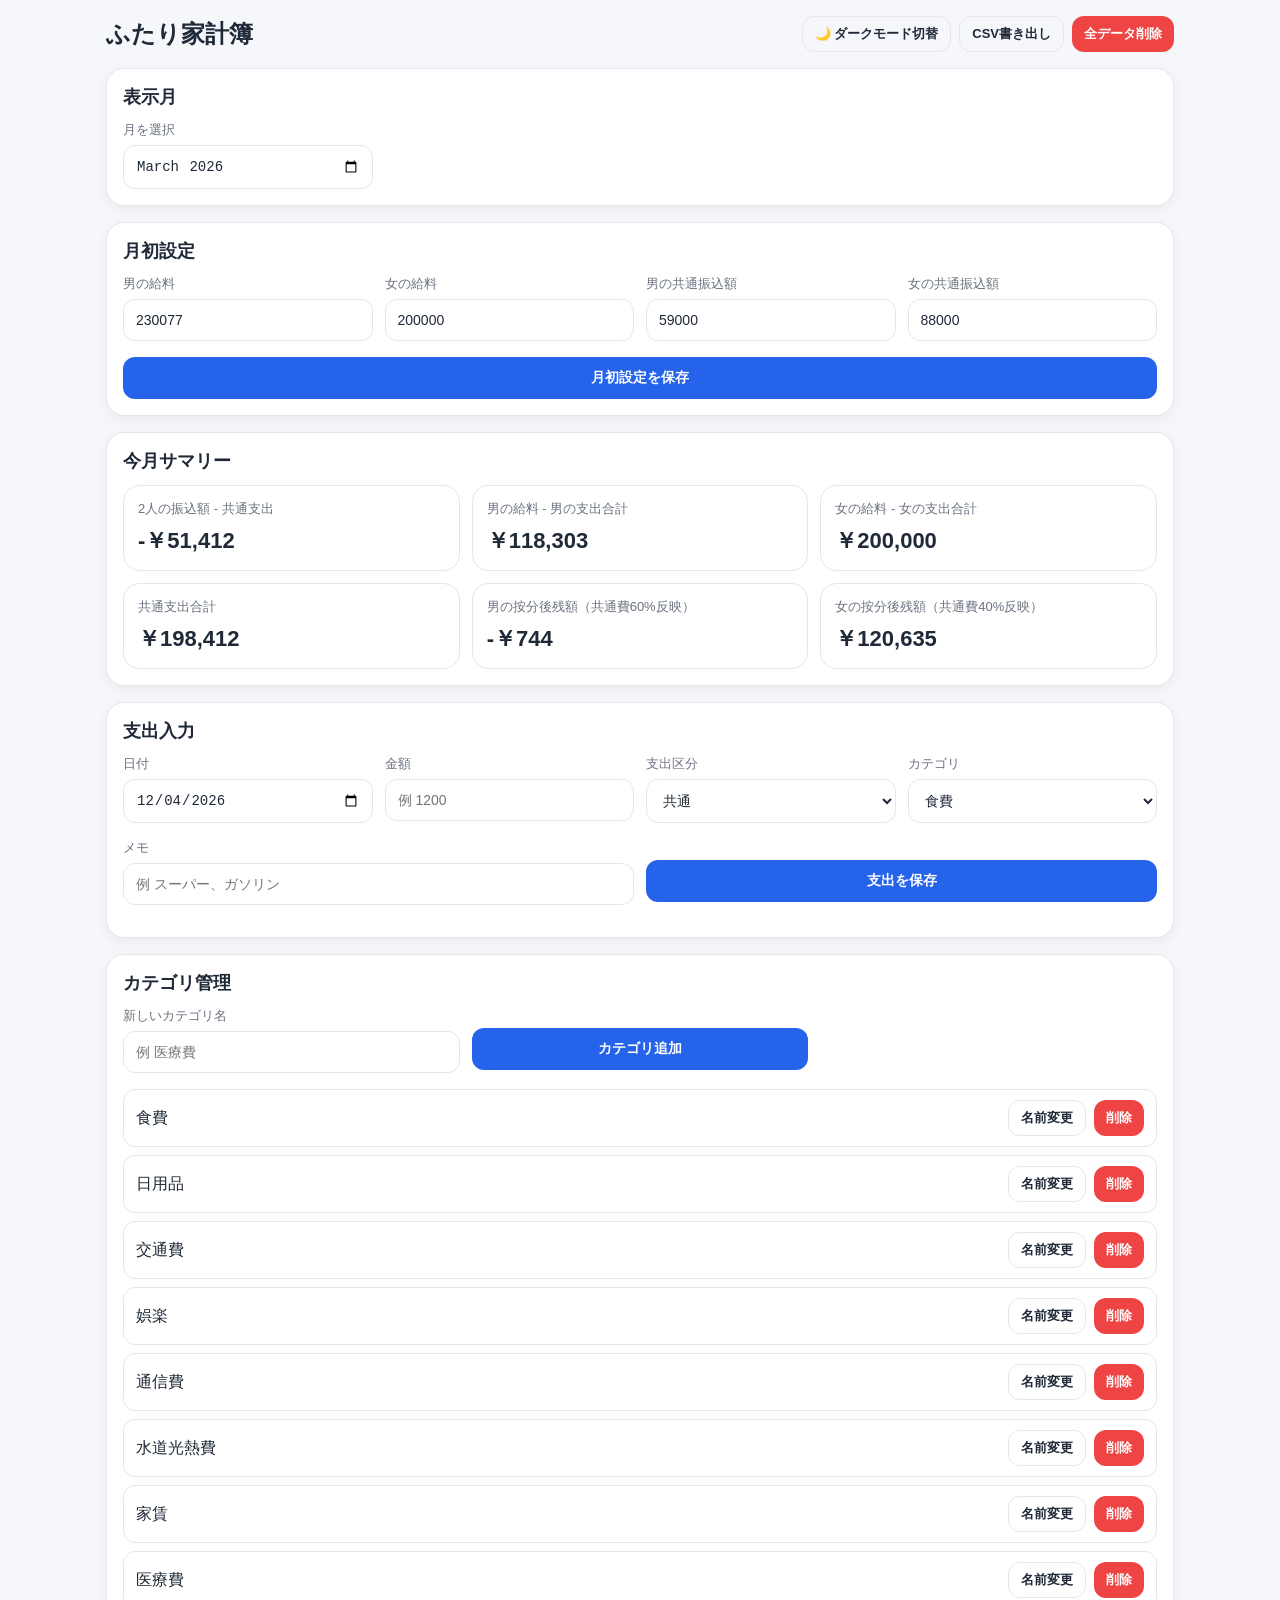
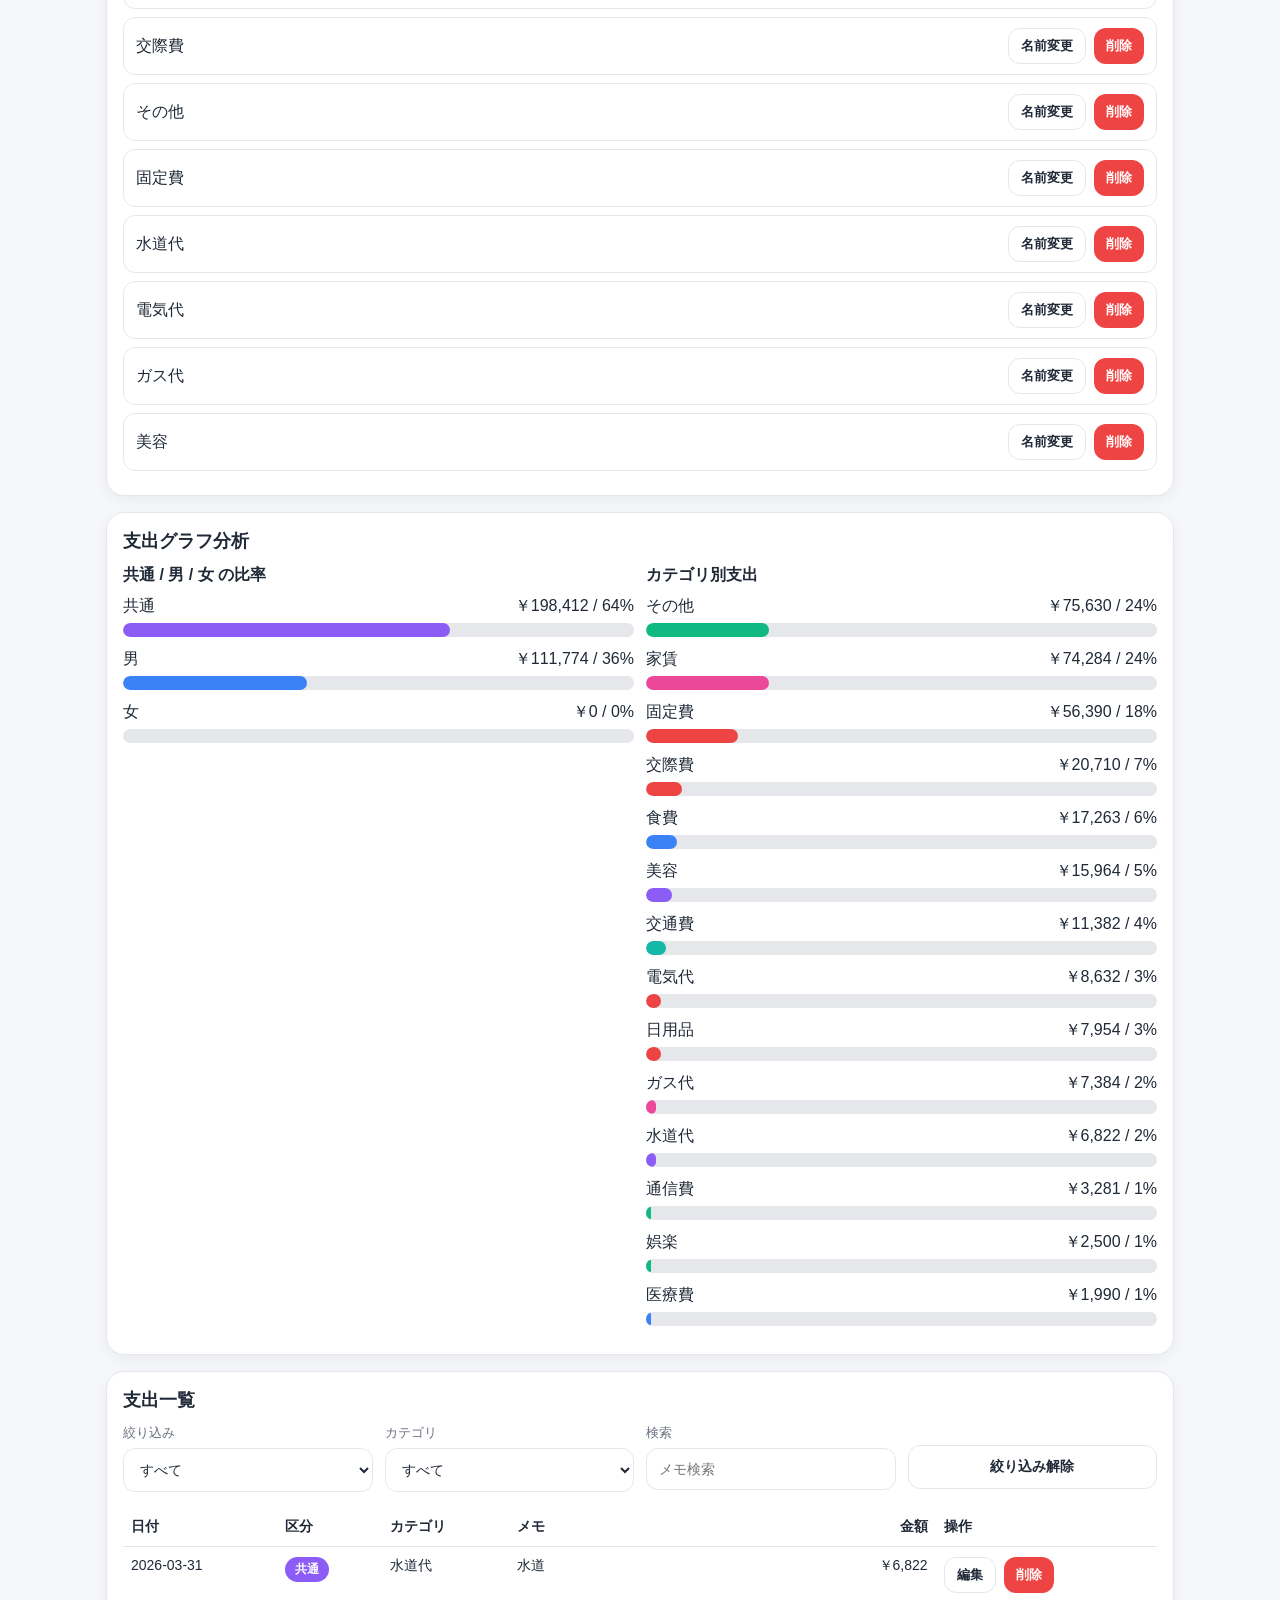
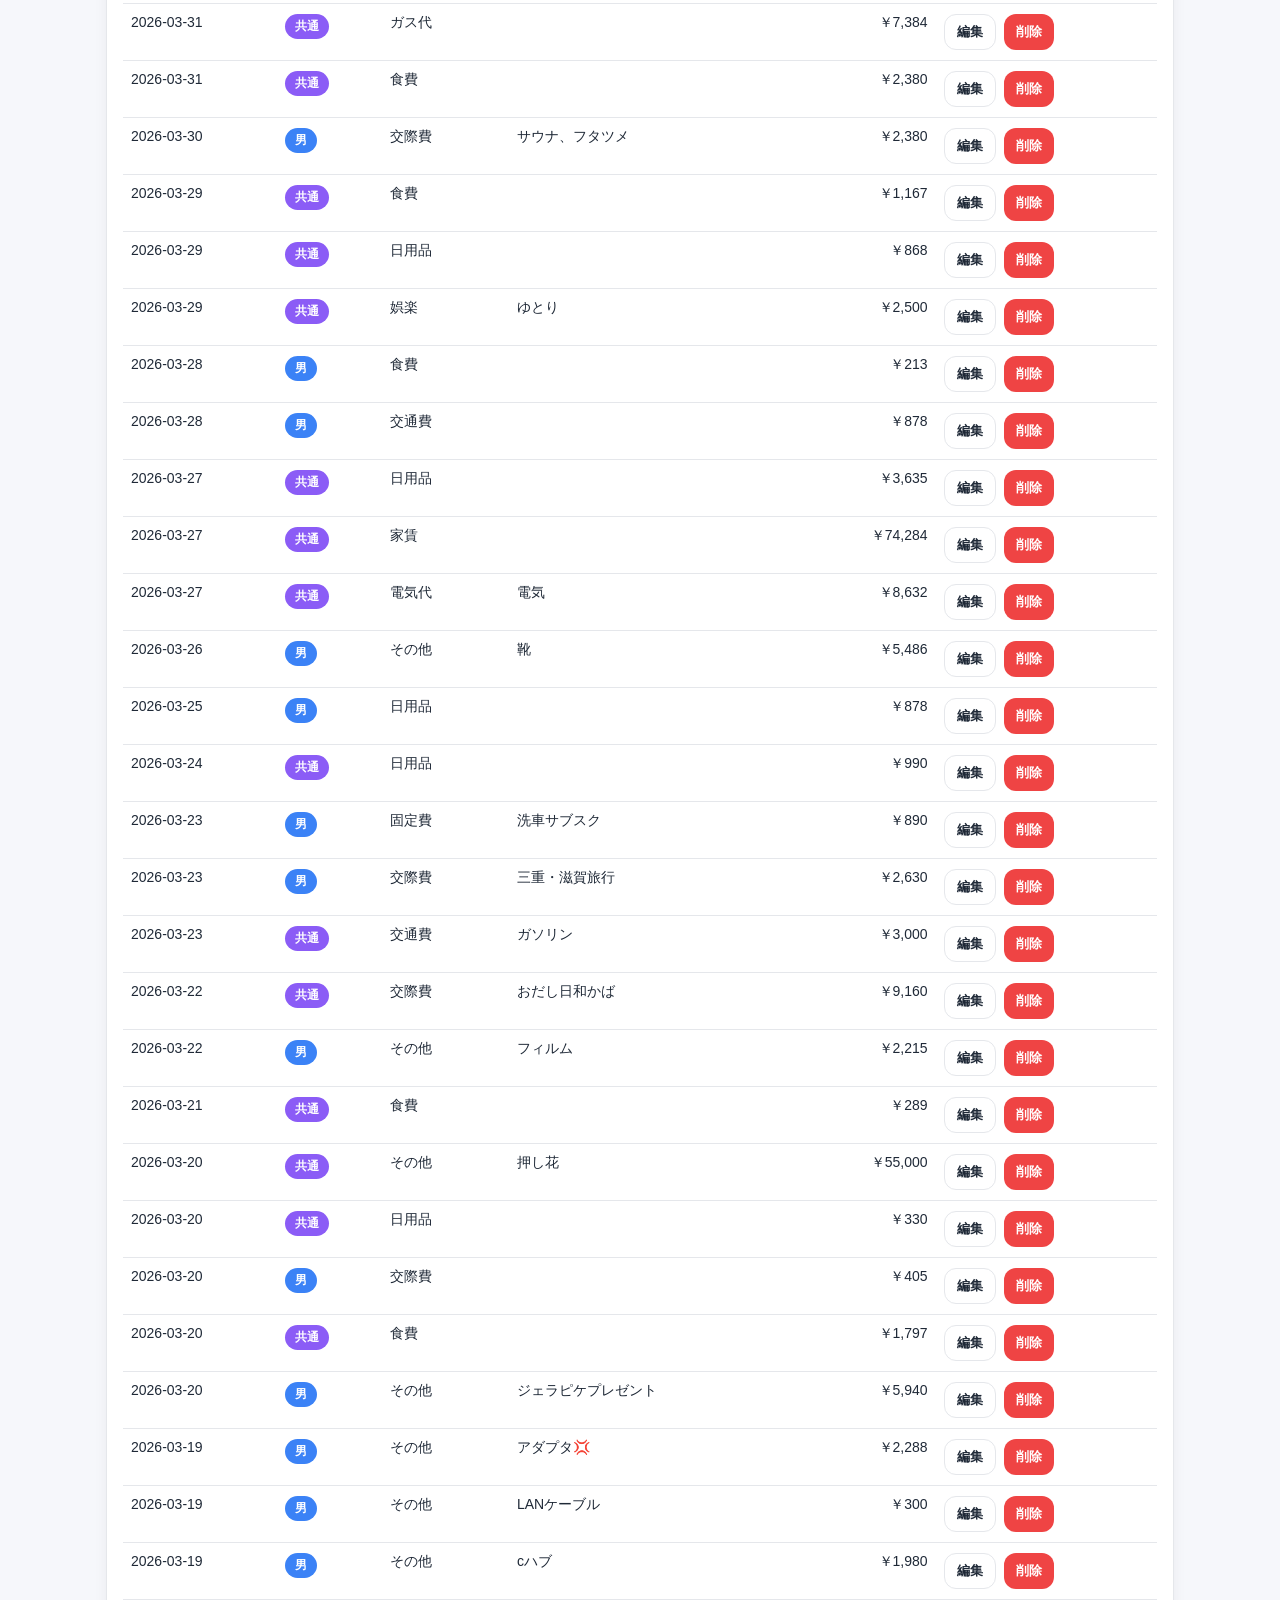
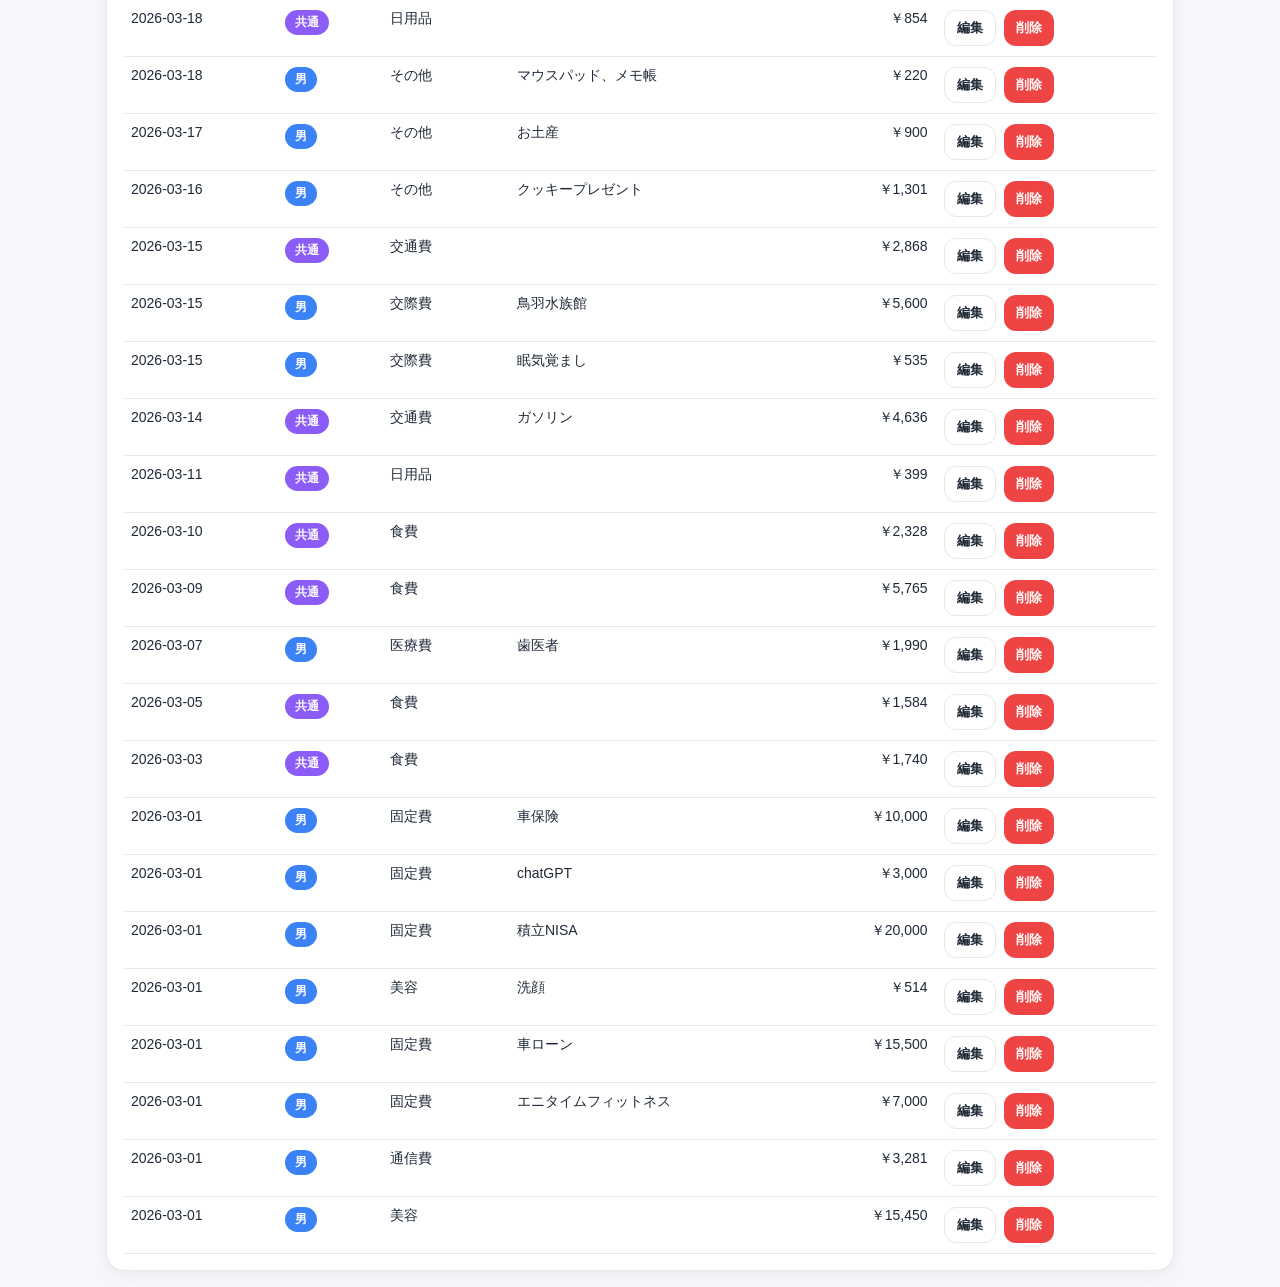
<file: laughbull17-design/index.html>
<!DOCTYPE html>
<html lang="ja">
<head>
  <meta charset="UTF-8" />
  <meta name="viewport" content="width=device-width, initial-scale=1.0" />
  <title>ふたり家計簿</title>
  <style>
    :root{
      --bg:#f6f7fb;
      --card:#ffffff;
      --text:#1f2937;
      --sub:#6b7280;
      --line:#e5e7eb;
      --accent:#2563eb;
      --accent2:#10b981;
      --danger:#ef4444;
      --male:#3b82f6;
      --female:#ec4899;
      --common:#8b5cf6;
    }
    body.dark{
      --bg:#0f172a;
      --card:#111827;
      --text:#f3f4f6;
      --sub:#9ca3af;
      --line:#374151;
      --accent:#60a5fa;
      --accent2:#34d399;
      --danger:#f87171;
      --male:#60a5fa;
      --female:#f472b6;
      --common:#a78bfa;
    }
    *{box-sizing:border-box}
    body{
      margin:0;
      font-family:-apple-system,BlinkMacSystemFont,"Segoe UI",Roboto,"Hiragino Sans","Noto Sans JP",sans-serif;
      background:var(--bg);
      color:var(--text);
    }
    .wrap{
      max-width:1100px;
      margin:0 auto;
      padding:16px;
    }
    .topbar{
      display:flex;
      justify-content:space-between;
      align-items:center;
      gap:12px;
      margin-bottom:16px;
      flex-wrap:wrap;
    }
    .title{
      font-size:24px;
      font-weight:700;
    }
    .row{
      display:grid;
      grid-template-columns:repeat(12,1fr);
      gap:16px;
    }
    .card{
      grid-column:span 12;
      background:var(--card);
      border:1px solid var(--line);
      border-radius:18px;
      padding:16px;
      box-shadow:0 4px 14px rgba(0,0,0,.05);
    }
    .card h2{
      margin:0 0 12px;
      font-size:18px;
    }
    .grid-2{
      display:grid;
      grid-template-columns:1fr 1fr;
      gap:12px;
    }
    .grid-3{
      display:grid;
      grid-template-columns:repeat(3,1fr);
      gap:12px;
    }
    .grid-4{
      display:grid;
      grid-template-columns:repeat(4,1fr);
      gap:12px;
    }
    label{
      display:block;
      font-size:13px;
      color:var(--sub);
      margin-bottom:6px;
    }
    input, select, button, textarea{
      width:100%;
      padding:12px;
      border:1px solid var(--line);
      border-radius:12px;
      background:var(--card);
      color:var(--text);
      font-size:14px;
    }
    textarea{min-height:80px; resize:vertical}
    button{
      cursor:pointer;
      font-weight:700;
    }
    .btn-primary{
      background:var(--accent);
      color:white;
      border:none;
    }
    .btn-sub{
      background:transparent;
    }
    .btn-danger{
      background:var(--danger);
      color:white;
      border:none;
    }
    .summary{
      display:grid;
      grid-template-columns:repeat(3,1fr);
      gap:12px;
    }
    .metric{
      border:1px solid var(--line);
      border-radius:16px;
      padding:14px;
    }
    .metric .label{
      color:var(--sub);
      font-size:13px;
      margin-bottom:8px;
    }
    .metric .value{
      font-size:22px;
      font-weight:800;
    }
    .tag{
      display:inline-block;
      padding:4px 10px;
      border-radius:999px;
      font-size:12px;
      font-weight:700;
      color:white;
    }
    .tag-common{background:var(--common)}
    .tag-male{background:var(--male)}
    .tag-female{background:var(--female)}
    table{
      width:100%;
      border-collapse:collapse;
      font-size:14px;
    }
    th,td{
      padding:10px 8px;
      border-bottom:1px solid var(--line);
      text-align:left;
      vertical-align:top;
    }
    .actions{
      display:flex;
      gap:8px;
      flex-wrap:wrap;
    }
    .small{
      width:auto;
      padding:8px 12px;
      font-size:13px;
    }
    .muted{color:var(--sub)}
    .right{text-align:right}
    .chartbar{
      height:14px;
      background:var(--line);
      border-radius:999px;
      overflow:hidden;
      margin-top:6px;
    }
    .chartfill{
      height:100%;
      border-radius:999px;
    }
    .section-space{margin-top:16px}
    @media (max-width: 820px){
      .grid-2,.grid-3,.grid-4,.summary{grid-template-columns:1fr}
      .title{font-size:20px}
      table{font-size:13px}
      .hide-mobile{display:none}
    }
  </style>
</head>
<body>
  <div class="wrap">
    <div class="topbar">
      <div class="title">ふたり家計簿</div>
      <div class="actions">
        <button class="small btn-sub" id="themeBtn">🌙 ダークモード切替</button>
        <button class="small btn-sub" id="exportBtn">CSV書き出し</button>
        <button class="small btn-danger" id="resetBtn">全データ削除</button>
      </div>
    </div>

    <div class="row">
      <div class="card">
        <h2>表示月</h2>
        <div class="grid-4">
          <div>
            <label>月を選択</label>
            <input type="month" id="monthPicker" />
          </div>
        </div>
      </div>

      <div class="card">
        <h2>月初設定</h2>
        <div class="grid-4">
          <div>
            <label>男の給料</label>
            <input type="number" id="maleSalary" placeholder="例 300000" />
          </div>
          <div>
            <label>女の給料</label>
            <input type="number" id="femaleSalary" placeholder="例 250000" />
          </div>
          <div>
            <label>男の共通振込額</label>
            <input type="number" id="maleTransfer" placeholder="例 80000" />
          </div>
          <div>
            <label>女の共通振込額</label>
            <input type="number" id="femaleTransfer" placeholder="例 50000" />
          </div>
        </div>
        <div class="section-space">
          <button class="btn-primary" id="saveMonthlyBtn">月初設定を保存</button>
        </div>
      </div>

      <div class="card">
        <h2>今月サマリー</h2>
        <div class="summary" id="summaryArea"></div>
      </div>

      <div class="card">
        <h2>支出入力</h2>
        <div class="grid-4">
          <div>
            <label>日付</label>
            <input type="date" id="date" />
          </div>
          <div>
            <label>金額</label>
            <input type="number" id="amount" placeholder="例 1200" />
          </div>
          <div>
            <label>支出区分</label>
            <select id="owner">
              <option value="common">共通</option>
              <option value="male">男</option>
              <option value="female">女</option>
            </select>
          </div>
          <div>
            <label>カテゴリ</label>
            <select id="category"></select>
          </div>
        </div>
        <div class="grid-2 section-space">
          <div>
            <label>メモ</label>
            <input type="text" id="memo" placeholder="例 スーパー、ガソリン" />
          </div>
          <div>
            <label>&nbsp;</label>
            <button class="btn-primary" id="saveTxBtn">支出を保存</button>
          </div>
        </div>
        <div class="muted section-space" id="editState"></div>
      </div>

      <div class="card">
        <h2>カテゴリ管理</h2>
        <div class="grid-3">
          <div>
            <label>新しいカテゴリ名</label>
            <input type="text" id="newCategory" placeholder="例 医療費" />
          </div>
          <div>
            <label>&nbsp;</label>
            <button class="btn-primary" id="addCategoryBtn">カテゴリ追加</button>
          </div>
          <div></div>
        </div>
        <div class="section-space" id="categoryList"></div>
      </div>

      <div class="card">
        <h2>支出グラフ分析</h2>
        <div id="chartArea"></div>
      </div>

      <div class="card">
        <h2>支出一覧</h2>
        <div class="grid-4">
          <div>
            <label>絞り込み</label>
            <select id="filterOwner">
              <option value="">すべて</option>
              <option value="common">共通</option>
              <option value="male">男</option>
              <option value="female">女</option>
            </select>
          </div>
          <div>
            <label>カテゴリ</label>
            <select id="filterCategory">
              <option value="">すべて</option>
            </select>
          </div>
          <div>
            <label>検索</label>
            <input type="text" id="searchText" placeholder="メモ検索" />
          </div>
          <div>
            <label>&nbsp;</label>
            <button class="btn-sub" id="clearFilterBtn">絞り込み解除</button>
          </div>
        </div>
        <div class="section-space" style="overflow:auto">
          <table>
            <thead>
              <tr>
                <th>日付</th>
                <th>区分</th>
                <th>カテゴリ</th>
                <th>メモ</th>
                <th class="right">金額</th>
                <th>操作</th>
              </tr>
            </thead>
            <tbody id="txTable"></tbody>
          </table>
        </div>
      </div>
    </div>
  </div>

  <script>
    const DEFAULT_CATEGORIES = ["食費","日用品","交通費","娯楽","通信費","水道光熱費","家賃","医療費","交際費","その他"];
    const STORAGE_KEY = "kakeibo_app_v1";

    const state = loadState();
    let editingId = null;

    const els = {
      monthPicker: document.getElementById("monthPicker"),
      maleSalary: document.getElementById("maleSalary"),
      femaleSalary: document.getElementById("femaleSalary"),
      maleTransfer: document.getElementById("maleTransfer"),
      femaleTransfer: document.getElementById("femaleTransfer"),
      saveMonthlyBtn: document.getElementById("saveMonthlyBtn"),
      date: document.getElementById("date"),
      amount: document.getElementById("amount"),
      owner: document.getElementById("owner"),
      category: document.getElementById("category"),
      memo: document.getElementById("memo"),
      saveTxBtn: document.getElementById("saveTxBtn"),
      txTable: document.getElementById("txTable"),
      summaryArea: document.getElementById("summaryArea"),
      filterOwner: document.getElementById("filterOwner"),
      filterCategory: document.getElementById("filterCategory"),
      searchText: document.getElementById("searchText"),
      clearFilterBtn: document.getElementById("clearFilterBtn"),
      addCategoryBtn: document.getElementById("addCategoryBtn"),
      newCategory: document.getElementById("newCategory"),
      categoryList: document.getElementById("categoryList"),
      chartArea: document.getElementById("chartArea"),
      exportBtn: document.getElementById("exportBtn"),
      resetBtn: document.getElementById("resetBtn"),
      themeBtn: document.getElementById("themeBtn"),
      editState: document.getElementById("editState")
    };

    init();

    function init(){
      const now = new Date();
      const month = state.currentMonth || now.toISOString().slice(0,7);
      state.currentMonth = month;
      els.monthPicker.value = month;
      els.date.value = new Date().toISOString().slice(0,10);

      applyTheme();
      renderCategoryOptions();
      renderFilterCategoryOptions();
      loadMonthlyInputs();
      renderAll();

      els.monthPicker.addEventListener("change", () => {
        state.currentMonth = els.monthPicker.value;
        saveState();
        loadMonthlyInputs();
        renderAll();
      });

      els.saveMonthlyBtn.addEventListener("click", saveMonthlyData);
      els.saveTxBtn.addEventListener("click", saveTransaction);
      els.filterOwner.addEventListener("change", renderTransactions);
      els.filterCategory.addEventListener("change", renderTransactions);
      els.searchText.addEventListener("input", renderTransactions);
      els.clearFilterBtn.addEventListener("click", () => {
        els.filterOwner.value = "";
        els.filterCategory.value = "";
        els.searchText.value = "";
        renderTransactions();
      });
      els.addCategoryBtn.addEventListener("click", addCategory);
      els.exportBtn.addEventListener("click", exportCSV);
      els.resetBtn.addEventListener("click", resetAll);
      els.themeBtn.addEventListener("click", toggleTheme);
    }

    function loadState(){
      const raw = localStorage.getItem(STORAGE_KEY);
      if(raw){
        try{
          const parsed = JSON.parse(raw);
          parsed.categories = parsed.categories?.length ? parsed.categories : [...DEFAULT_CATEGORIES];
          parsed.monthly = parsed.monthly || {};
          parsed.transactions = parsed.transactions || [];
          parsed.theme = parsed.theme || "light";
          return parsed;
        }catch(e){}
      }
      return {
        currentMonth: "",
        categories: [...DEFAULT_CATEGORIES],
        monthly: {},
        transactions: [],
        theme: "light"
      };
    }

    function saveState(){
      localStorage.setItem(STORAGE_KEY, JSON.stringify(state));
    }

    function getMonthData(month){
      if(!state.monthly[month]){
        state.monthly[month] = {
          maleSalary: 0,
          femaleSalary: 0,
          maleTransfer: 0,
          femaleTransfer: 0
        };
      }
      return state.monthly[month];
    }

    function loadMonthlyInputs(){
      const m = getMonthData(state.currentMonth);
      els.maleSalary.value = m.maleSalary || "";
      els.femaleSalary.value = m.femaleSalary || "";
      els.maleTransfer.value = m.maleTransfer || "";
      els.femaleTransfer.value = m.femaleTransfer || "";
    }

    function saveMonthlyData(){
      const m = getMonthData(state.currentMonth);
      m.maleSalary = Number(els.maleSalary.value || 0);
      m.femaleSalary = Number(els.femaleSalary.value || 0);
      m.maleTransfer = Number(els.maleTransfer.value || 0);
      m.femaleTransfer = Number(els.femaleTransfer.value || 0);
      saveState();
      renderSummary();
      alert("月初設定を保存しました");
    }

    function renderCategoryOptions(){
      els.category.innerHTML = "";
      state.categories.forEach(cat => {
        const opt = document.createElement("option");
        opt.value = cat;
        opt.textContent = cat;
        els.category.appendChild(opt);
      });

      els.categoryList.innerHTML = state.categories.map(cat => `
        <div style="display:flex;gap:8px;align-items:center;justify-content:space-between;border:1px solid var(--line);padding:10px 12px;border-radius:12px;margin-bottom:8px;">
          <div>${escapeHtml(cat)}</div>
          <div class="actions">
            <button class="small btn-sub" onclick="renameCategory('${escapeJs(cat)}')">名前変更</button>
            <button class="small btn-danger" onclick="deleteCategory('${escapeJs(cat)}')">削除</button>
          </div>
        </div>
      `).join("");
    }

    function renderFilterCategoryOptions(){
      const current = els.filterCategory.value;
      els.filterCategory.innerHTML = '<option value="">すべて</option>';
      state.categories.forEach(cat => {
        const opt = document.createElement("option");
        opt.value = cat;
        opt.textContent = cat;
        els.filterCategory.appendChild(opt);
      });
      if([...els.filterCategory.options].some(o => o.value === current)){
        els.filterCategory.value = current;
      }
    }

    function addCategory(){
      const name = (els.newCategory.value || "").trim();
      if(!name) return alert("カテゴリ名を入力してください");
      if(state.categories.includes(name)) return alert("同じカテゴリがあります");
      state.categories.push(name);
      saveState();
      els.newCategory.value = "";
      renderCategoryOptions();
      renderFilterCategoryOptions();
    }

    window.renameCategory = function(oldName){
      const next = prompt("新しいカテゴリ名を入力してください", oldName);
      if(!next) return;
      const name = next.trim();
      if(!name) return;
      if(name !== oldName && state.categories.includes(name)) return alert("同じカテゴリがあります");

      state.categories = state.categories.map(c => c === oldName ? name : c);
      state.transactions.forEach(t => {
        if(t.category === oldName) t.category = name;
      });
      saveState();
      renderCategoryOptions();
      renderFilterCategoryOptions();
      renderAll();
    }

    window.deleteCategory = function(name){
      const used = state.transactions.some(t => t.category === name);
      if(used){
        alert("このカテゴリは使用中なので削除できません");
        return;
      }
      if(!confirm("カテゴリを削除しますか？")) return;
      state.categories = state.categories.filter(c => c !== name);
      saveState();
      renderCategoryOptions();
      renderFilterCategoryOptions();
    }

    function saveTransaction(){
      const date = els.date.value;
      const amount = Number(els.amount.value || 0);
      const owner = els.owner.value;
      const category = els.category.value;
      const memo = (els.memo.value || "").trim();

      if(!date) return alert("日付を入力してください");
      if(!amount || amount <= 0) return alert("金額を正しく入力してください");
      if(!category) return alert("カテゴリを選んでください");

      const tx = {
        id: editingId || crypto.randomUUID(),
        date,
        month: date.slice(0,7),
        amount,
        owner,
        category,
        memo
      };

      if(editingId){
        const idx = state.transactions.findIndex(t => t.id === editingId);
        state.transactions[idx] = tx;
        editingId = null;
        els.saveTxBtn.textContent = "支出を保存";
        els.editState.textContent = "";
      }else{
        state.transactions.push(tx);
      }

      saveState();
      clearForm();
      renderAll();
    }

    function clearForm(){
      els.amount.value = "";
      els.memo.value = "";
      els.owner.value = "common";
      els.category.value = state.categories[0] || "";
      els.date.value = new Date().toISOString().slice(0,10);
    }

    function getTransactionsForCurrentMonth(){
      return state.transactions
        .filter(t => t.month === state.currentMonth)
        .sort((a,b) => b.date.localeCompare(a.date));
    }

    function renderAll(){
      renderSummary();
      renderTransactions();
      renderCharts();
    }

    function renderSummary(){
      const list = getTransactionsForCurrentMonth();
      const monthData = getMonthData(state.currentMonth);

      const commonExpense = sum(list.filter(t => t.owner === "common").map(t => t.amount));
      const maleExpense = sum(list.filter(t => t.owner === "male").map(t => t.amount));
      const femaleExpense = sum(list.filter(t => t.owner === "female").map(t => t.amount));
      const totalTransfer = Number(monthData.maleTransfer || 0) + Number(monthData.femaleTransfer || 0);

      const commonRemain = totalTransfer - commonExpense;
      const maleRemain = Number(monthData.maleSalary || 0) - maleExpense;
      const femaleRemain = Number(monthData.femaleSalary || 0) - femaleExpense;

      const maleAdjusted = Number(monthData.maleSalary || 0) - maleExpense - commonExpense * 0.6;
      const femaleAdjusted = Number(monthData.femaleSalary || 0) - femaleExpense - commonExpense * 0.4;

      els.summaryArea.innerHTML = `
        <div class="metric">
          <div class="label">2人の振込額 - 共通支出</div>
          <div class="value">${yen(commonRemain)}</div>
        </div>
        <div class="metric">
          <div class="label">男の給料 - 男の支出合計</div>
          <div class="value">${yen(maleRemain)}</div>
        </div>
        <div class="metric">
          <div class="label">女の給料 - 女の支出合計</div>
          <div class="value">${yen(femaleRemain)}</div>
        </div>
        <div class="metric">
          <div class="label">共通支出合計</div>
          <div class="value">${yen(commonExpense)}</div>
        </div>
        <div class="metric">
          <div class="label">男の按分後残額（共通費60%反映）</div>
          <div class="value">${yen(maleAdjusted)}</div>
        </div>
        <div class="metric">
          <div class="label">女の按分後残額（共通費40%反映）</div>
          <div class="value">${yen(femaleAdjusted)}</div>
        </div>
      `;
    }

    function renderTransactions(){
      const list = getTransactionsForCurrentMonth()
        .filter(t => !els.filterOwner.value || t.owner === els.filterOwner.value)
        .filter(t => !els.filterCategory.value || t.category === els.filterCategory.value)
        .filter(t => !els.searchText.value || (t.memo || "").toLowerCase().includes(els.searchText.value.toLowerCase()));

      els.txTable.innerHTML = list.map(t => `
        <tr>
          <td>${escapeHtml(t.date)}</td>
          <td>${ownerTag(t.owner)}</td>
          <td>${escapeHtml(t.category)}</td>
          <td>${escapeHtml(t.memo || "")}</td>
          <td class="right">${yen(t.amount)}</td>
          <td>
            <div class="actions">
              <button class="small btn-sub" onclick="editTx('${t.id}')">編集</button>
              <button class="small btn-danger" onclick="deleteTx('${t.id}')">削除</button>
            </div>
          </td>
        </tr>
      `).join("") || `<tr><td colspan="6" class="muted">まだ支出がありません</td></tr>`;
    }

    window.editTx = function(id){
      const t = state.transactions.find(x => x.id === id);
      if(!t) return;
      editingId = id;
      els.date.value = t.date;
      els.amount.value = t.amount;
      els.owner.value = t.owner;
      els.category.value = t.category;
      els.memo.value = t.memo || "";
      els.saveTxBtn.textContent = "編集を保存";
      els.editState.textContent = "編集中です。内容を直して「編集を保存」を押してください。";
      window.scrollTo({top: 0, behavior: "smooth"});
    }

    window.deleteTx = function(id){
      if(!confirm("この支出を削除しますか？")) return;
      state.transactions = state.transactions.filter(t => t.id !== id);
      if(editingId === id){
        editingId = null;
        els.saveTxBtn.textContent = "支出を保存";
        els.editState.textContent = "";
        clearForm();
      }
      saveState();
      renderAll();
    }

    function renderCharts(){
      const list = getTransactionsForCurrentMonth();
      const byOwner = {
        common: sum(list.filter(t => t.owner === "common").map(t => t.amount)),
        male: sum(list.filter(t => t.owner === "male").map(t => t.amount)),
        female: sum(list.filter(t => t.owner === "female").map(t => t.amount))
      };
      const total = byOwner.common + byOwner.male + byOwner.female || 1;

      const catMap = {};
      list.forEach(t => catMap[t.category] = (catMap[t.category] || 0) + t.amount);
      const catRows = Object.entries(catMap).sort((a,b) => b[1]-a[1]);

      els.chartArea.innerHTML = `
        <div class="grid-2">
          <div>
            <div style="font-weight:700;margin-bottom:10px;">共通 / 男 / 女 の比率</div>
            ${barRow("共通", byOwner.common, total, "var(--common)")}
            ${barRow("男", byOwner.male, total, "var(--male)")}
            ${barRow("女", byOwner.female, total, "var(--female)")}
          </div>
          <div>
            <div style="font-weight:700;margin-bottom:10px;">カテゴリ別支出</div>
            ${catRows.length ? catRows.map(([name,val]) => barRow(name, val, sum(catRows.map(x=>x[1])) || 1, randomColor(name))).join("") : '<div class="muted">まだデータがありません</div>'}
          </div>
        </div>
      `;
    }

    function barRow(label, value, total, color){
      const pct = Math.round((value / total) * 100);
      return `
        <div style="margin-bottom:12px;">
          <div style="display:flex;justify-content:space-between;gap:8px;">
            <div>${escapeHtml(label)}</div>
            <div>${yen(value)} / ${pct}%</div>
          </div>
          <div class="chartbar">
            <div class="chartfill" style="width:${pct}%;background:${color};"></div>
          </div>
        </div>
      `;
    }

    function exportCSV(){
      const rows = [
        ["date","month","owner","category","memo","amount"],
        ...state.transactions.map(t => [t.date,t.month,t.owner,t.category,t.memo || "",t.amount])
      ];
      const csv = rows.map(r => r.map(v => `"${String(v).replaceAll('"','""')}"`).join(",")).join("\\n");
      const blob = new Blob([csv], {type: "text/csv;charset=utf-8;"});
      const url = URL.createObjectURL(blob);
      const a = document.createElement("a");
      a.href = url;
      a.download = "kakeibo.csv";
      a.click();
      URL.revokeObjectURL(url);
    }

    function resetAll(){
      if(!confirm("本当に全データを削除しますか？")) return;
      if(!confirm("本当に本当に削除します。戻せません。")) return;
      localStorage.removeItem(STORAGE_KEY);
      location.reload();
    }

    function toggleTheme(){
      state.theme = state.theme === "dark" ? "light" : "dark";
      saveState();
      applyTheme();
    }

    function applyTheme(){
      document.body.classList.toggle("dark", state.theme === "dark");
    }

    function ownerTag(owner){
      if(owner === "common") return '<span class="tag tag-common">共通</span>';
      if(owner === "male") return '<span class="tag tag-male">男</span>';
      return '<span class="tag tag-female">女</span>';
    }

    function yen(n){
      return new Intl.NumberFormat("ja-JP", {style:"currency", currency:"JPY", maximumFractionDigits:0}).format(Number(n || 0));
    }

    function sum(arr){
      return arr.reduce((a,b) => a + Number(b || 0), 0);
    }

    function randomColor(text){
      const colors = ["#10b981","#f59e0b","#8b5cf6","#3b82f6","#ef4444","#14b8a6","#ec4899"];
      let code = 0;
      for(let i=0;i<text.length;i++) code += text.charCodeAt(i);
      return colors[code % colors.length];
    }

    function escapeHtml(str){
      return String(str)
        .replaceAll("&","&amp;")
        .replaceAll("<","&lt;")
        .replaceAll(">","&gt;")
        .replaceAll('"',"&quot;")
        .replaceAll("'","&#39;");
    }

    function escapeJs(str){
      return String(str).replaceAll("\\","\\\\").replaceAll("'","\\'");
    }
  </script>
</body>
</html>
</file>
